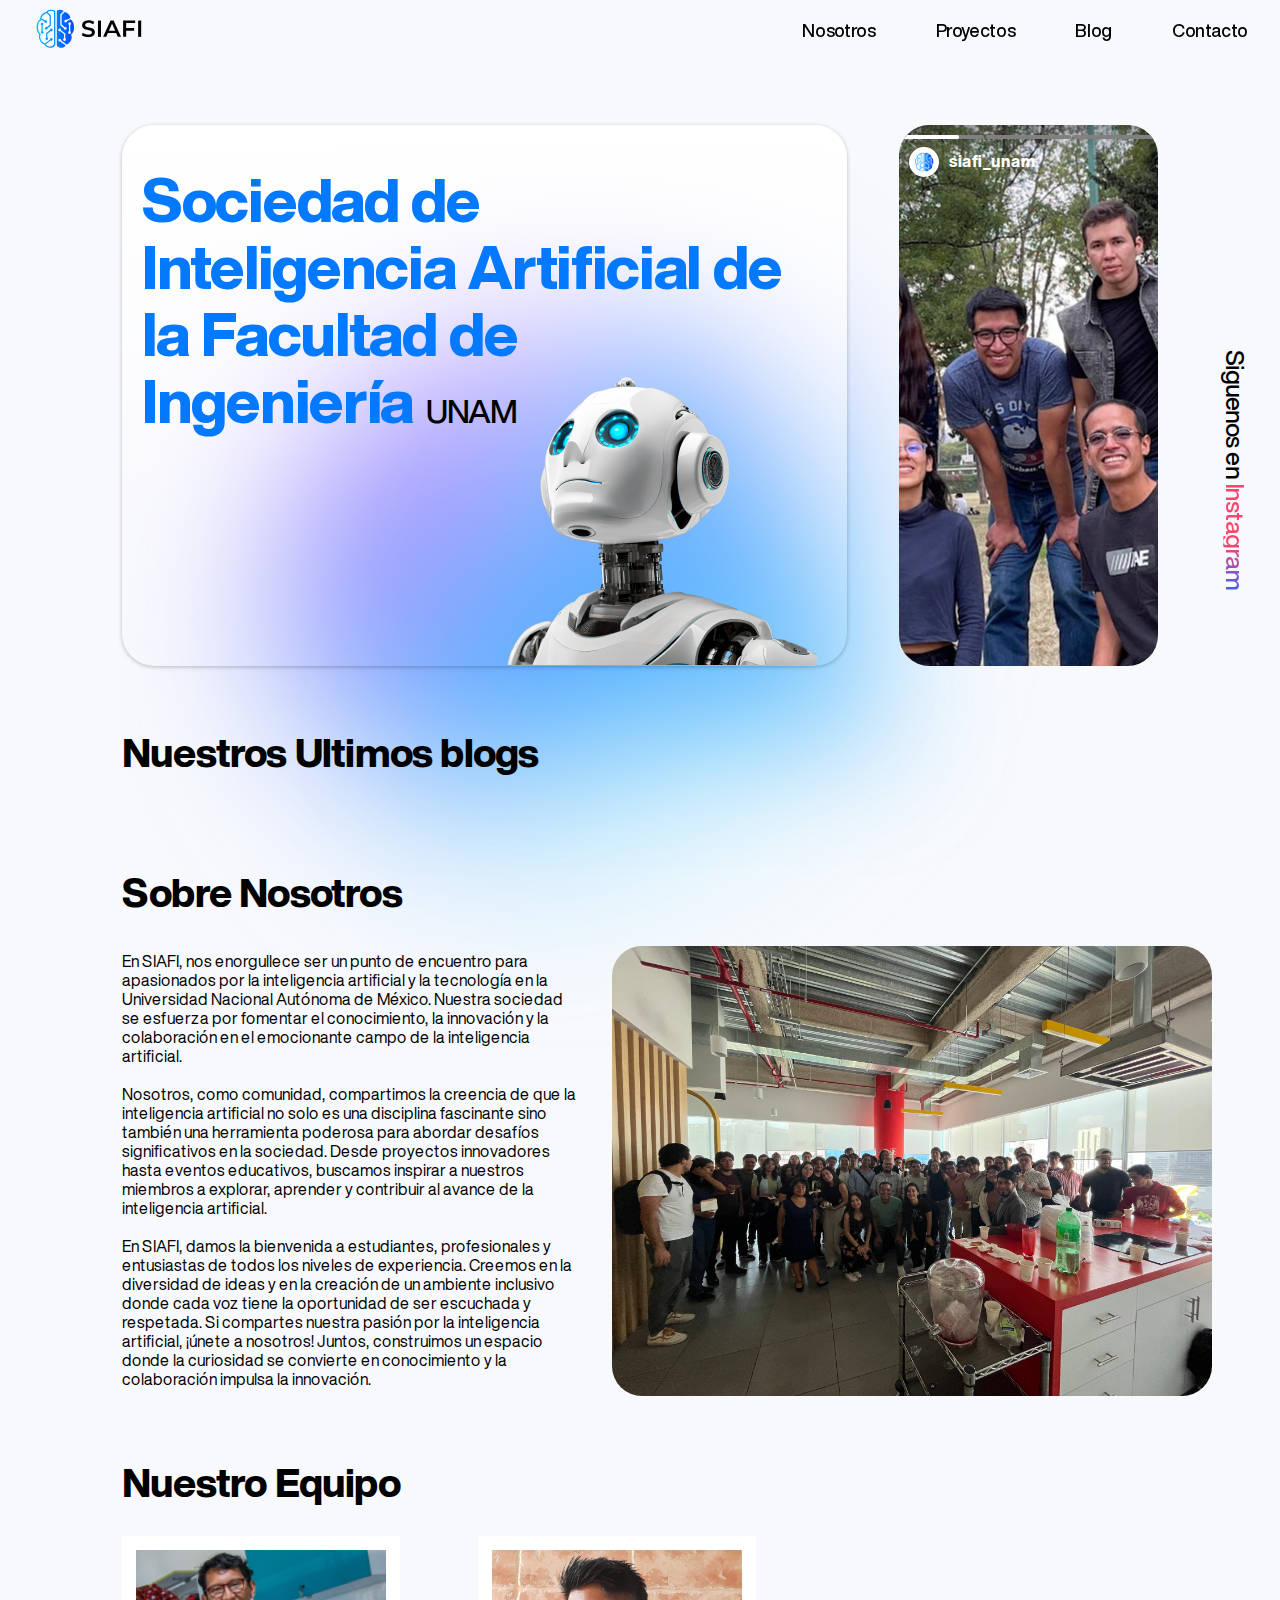
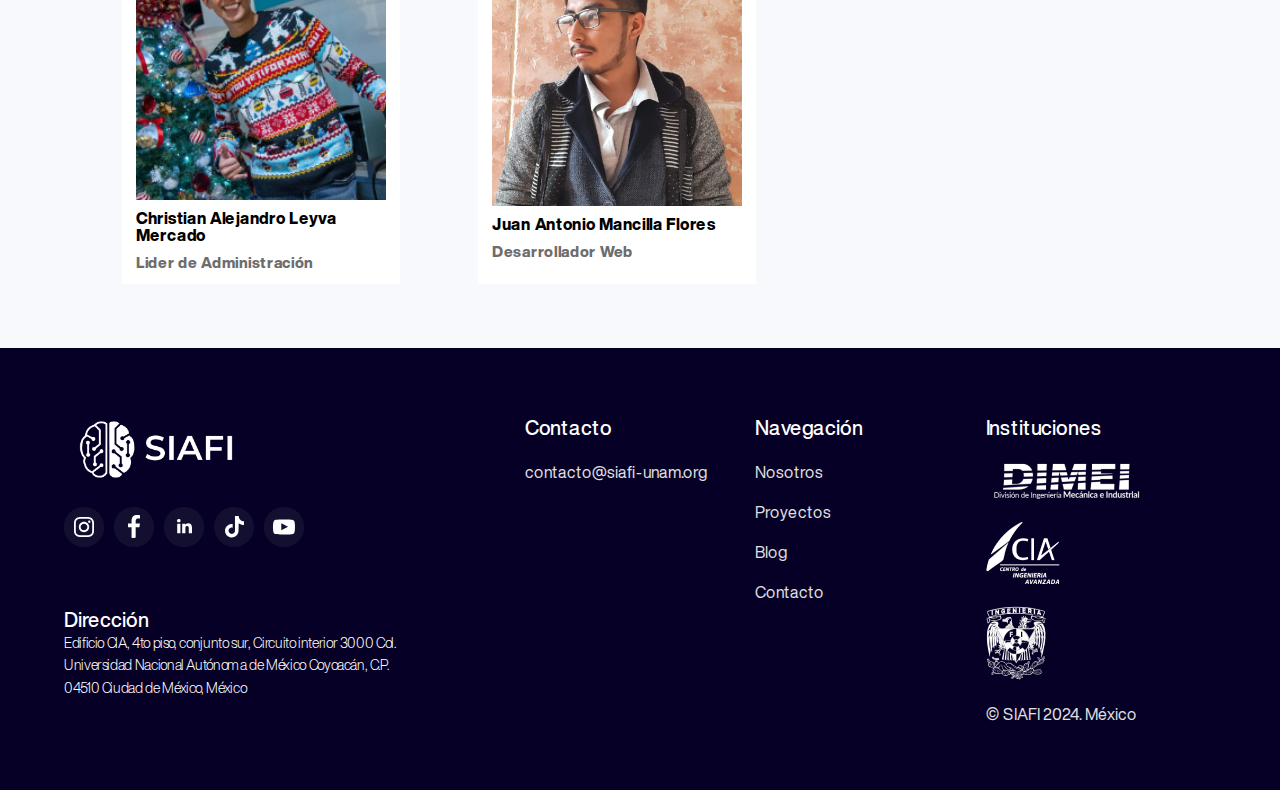
<file: index.html>
<!DOCTYPE html>
<html lang="es">
    <head>
        <meta charset="UTF-8" />
        <meta name="viewport" content="width=device-width, initial-scale=1.0" />
        <link
            rel="shortcut icon"
            href="./assets/img/favicon.png"
            type="image/x-icon"
        />
        <link rel="stylesheet" href="./styles/navbar.css" />
        <link rel="stylesheet" href="./styles/hero.css" />
        <link rel="stylesheet" href="./styles/blog-card.css" />
        <link rel="stylesheet" href="./styles/globals.css" />
        <link rel="stylesheet" href="./styles/team-member.css" />
        <link rel="stylesheet" href="./styles/footer.css" />
        <link
            rel="shortcut icon"
            href="./assets/img/favicon.png"
            type="image/x-icon"
        />
        <link
            rel="stylesheet"
            href="./assets/fonts/HelveticaNowDisplay/font.css"
        />
        <title>
            Sociedad de Inteligencia Artificial de la Facultad de Ingeniería -
            SIAFI
        </title>
        <meta
            name="description"
            content="Bienvenido a la página de la Sociedad de Inteligencia Artificial de la Facultad de Ingeniería - SIAFI"
        />
    </head>
    <style>
        .latest_blog_list {
            display: grid;
            grid-template-columns: 1fr 1fr 1fr;
            margin-top: 2rem;
            gap: 87px;
        }

        .nosotros_content {
            display: flex;
            gap: 2rem;
            /* grid-template-columns: 25% 75%; */
            margin-top: 2rem;
            justify-content: space-between;
            align-items: center;
        }

        .nosotros_text {
            display: flex;
            height: 100%;
            flex-direction: column;
            justify-content: center;
            flex-shrink: 0;
            max-width: 458px;
        }

        .nosotros_img {
            width: auto;
            border-radius: 30px;
            height: 450px;
        }

        .nosotros_fotos_exhibicion {
            margin-top: 2rem;
            display: grid;
            grid-template-columns: 1fr 1fr 1fr;
            gap: 2rem;
        }
    </style>

    <body>
        <!-- Navbar (components/navbar) -->
        <nav class="navbar_container">
            <div class="navbar_logo">
                <a href="/">
                    <img
                        src="./assets/img/logos/siafi-logo.svg"
                        alt="SIAFI Logo"
                        width="117"
                    />
                </a>
            </div>
            <ul class="navbar_links">
                <li><a href="/#nosotros">Nosotros</a></li>
                <li><a href="/proyectos/">Proyectos</a></li>
                <!-- <li><a href="/eventos/">Eventos</a></li> -->
                <li><a href="/blog/">Blog</a></li>
                <li><a href="/contacto/">Contacto</a></li>
            </ul>
        </nav>
        <!-- Hero (components/hero) -->
        <header class="hero_container">
            <img
                src="./assets/img/hero/background-figure.svg"
                class="hero_background_figure"
                alt="background-figure"
            />
            <div class="hero_card_title">
                <h1>
                    Sociedad de Inteligencia Artificial de la Facultad de
                    Ingeniería <span>UNAM</span>
                </h1>
                <img
                    src="./assets/img/hero/robot-blanco.png"
                    alt="White robot"
                />
            </div>
            <div></div>
            <div class="hero_card_ig_histories">
                <div class="ig_progress_shade"></div>
                <div class="hero_card_ig_histories_top_ui">
                    <div class="ig_progress">
                        <div class="progress_bar">
                            <div class="progress_bar_fill"></div>
                        </div>
                        <div class="progress_bar"></div>
                        <div class="progress_bar"></div>
                    </div>
                    <!-- Username -->
                    <div class="ig_username">
                        <img
                            src="./assets/img/logos/siafi-icon.png"
                            alt="Instagram logo"
                        />
                        <p>siafi_unam</p>
                    </div>
                </div>
            </div>
            <p class="follow_us_instagram">
                Siguenos en
                <a href="https://www.instagram.com/unam.siafi/" target="_blank"
                    >Instagram</a
                >
            </p>
        </header>
        <!-- Last blogs section -->
        <section id="ultimos-blogs">
            <h2>Nuestros Ultimos blogs</h2>
            <div class="latest_blog_list" id="latest_blog_list">
                <!-- <div class="blog_card">
                    <a href="/blog/dummy">
                        <img
                            src="./assets/img/blogs/blogpost_dummy.png"
                            alt="Blog post cover"
                        />
                        <div class="blog_card_content">
                            <h5 class="blog_card_category">Categoría</h5>
                            <h3 class="blog_card_title">Titulo</h3>
                            <p class="blog_card_description">
                                Lorem ipsum dolor sit amet consectetur
                                adipisicing elit. Quisquam, voluptatum.
                            </p>
                            <div class="blog_card_author">
                                <img
                                    src="./assets/img/logos/siafi-icon.png"
                                    alt="Autor pf"
                                />
                                <p>Autor</p>
                            </div>
                        </div>
                    </a>
                </div> -->
            </div>
        </section>
        <!-- Sobre nosotros section -->
        <section id="nosotros">
            <h2>Sobre Nosotros</h2>
            <div class="nosotros_content">
                <p class="nosotros_text">
                    En SIAFI, nos enorgullece ser un punto de encuentro para
                    apasionados por la inteligencia artificial y la tecnología
                    en la Universidad Nacional Autónoma de México. Nuestra
                    sociedad se esfuerza por fomentar el conocimiento, la
                    innovación y la colaboración en el emocionante campo de la
                    inteligencia artificial. <br />
                    <br />
                    Nosotros, como comunidad, compartimos la creencia de que la
                    inteligencia artificial no solo es una disciplina fascinante
                    sino también una herramienta poderosa para abordar desafíos
                    significativos en la sociedad. Desde proyectos innovadores
                    hasta eventos educativos, buscamos inspirar a nuestros
                    miembros a explorar, aprender y contribuir al avance de la
                    inteligencia artificial. <br /><br />

                    En SIAFI, damos la bienvenida a estudiantes, profesionales y
                    entusiastas de todos los niveles de experiencia. Creemos en
                    la diversidad de ideas y en la creación de un ambiente
                    inclusivo donde cada voz tiene la oportunidad de ser
                    escuchada y respetada. Si compartes nuestra pasión por la
                    inteligencia artificial, ¡únete a nosotros! Juntos,
                    construimos un espacio donde la curiosidad se convierte en
                    conocimiento y la colaboración impulsa la innovación.
                </p>
                <img
                    src="./assets/img/landing/siafi-todos.jpg"
                    alt="Todos en SIAFI!"
                    class="nosotros_img"
                />
            </div>
        </section>
        <!-- Nuestro equipo section -->
        <section>
            <h2>Nuestro Equipo</h2>
            <div class="nosotros_fotos_exhibicion">
                <div class="photo_container">
                    <img
                        src="./assets/img/nuestro-equipo/christian.png"
                        alt="Member photo"
                    />
                    <h6>Christian Alejandro Leyva Mercado</h6>
                    <p>Lider de Administración</p>
                </div>
                <div class="photo_container">
                    <img
                        src="./assets/img/nuestro-equipo/JMancilla.jpg"
                        alt="Member photo"
                    />
                    <h6>Juan Antonio Mancilla Flores</h6>
                    <p>Desarrollador Web</p>
                </div>
            </div>
        </section>

        <!-- Footer (components/footer) -->
        <footer>
            <div class="footer_content">
                <!-- First column -->
                <div>
                    <a href="/">
                        <img
                            src="./assets/img/logos/siafi-logo-white.png"
                            alt="SIAFI logo white"
                            class="footer_logo"
                        />
                    </a>
                    <!-- Social media links -->
                    <div class="footer_socials">
                        <a
                            href="https://www.instagram.com/unam.siafi/"
                            target="_blank"
                        >
                            <img
                                src="./assets/img/footer/instagram-bubble.svg"
                                alt="Instagram"
                            />
                        </a>
                        <a
                            href="https://www.facebook.com/UNAM.SIAFI"
                            target="_blank"
                        >
                            <img
                                src="./assets/img/footer/facebook-bubble.svg"
                                alt="Facebook"
                            />
                        </a>
                        <a
                            href="https://www.linkedin.com/company/siafiunam/"
                            target="_blank"
                        >
                            <img
                                src="./assets/img/footer/linkedin-bubble.svg"
                                alt="LinkedIn"
                            />
                        </a>
                        <a
                            href="https://www.tiktok.com/@unam.siafi"
                            target="_blank"
                        >
                            <img
                                src="./assets/img/footer/tiktok-logo.svg"
                                alt="TikTok"
                            />
                        </a>
                        <a
                            href="https://www.youtube.com/c/SIAFIUNAM"
                            target="_blank"
                        >
                            <img
                                src="./assets/img/footer/youtube-bubble.svg"
                                alt="TikTok"
                            />
                        </a>
                    </div>
                    <div class="footer_direction">
                        <h4>Dirección</h4>
                        <p>
                            Edificio CIA, 4to piso, conjunto sur, Circuito
                            interior 3000 Col. Universidad Nacional Autónoma de
                            México Coyoacán, C.P. 04510 Ciudad de México, México
                        </p>
                    </div>
                </div>
                <!-- Second Column -->
                <div></div>
                <!-- Third Column -->
                <div class="footer_links_list">
                    <h4>Contacto</h4>
                    <ul>
                        <li>
                            <a href="mailto:contacto@siafi-unam.org"
                                >contacto@siafi-unam.org</a
                            >
                        </li>
                    </ul>
                </div>
                <!-- Fourth Column -->
                <div class="footer_links_list">
                    <h4>Navegación</h4>
                    <ul>
                        <li><a href="/#nosotros">Nosotros</a></li>
                        <li><a href="/proyectos/">Proyectos</a></li>
                        <!-- <li><a href="/eventos/">Eventos</a></li> -->
                        <li><a href="/blog/">Blog</a></li>
                        <li><a href="/contacto/">Contacto</a></li>
                    </ul>
                </div>
                <!-- Fifth Column -->
                <div class="footer_links_list footer_logos">
                    <h4>Instituciones</h4>
                    <ul>
                        <li>
                            <a
                                href="https://www.ingenieria.unam.mx/dimei/"
                                target="_blank"
                                ><img
                                    src="./assets/img/logos/dimei-logo.png"
                                    alt="DIMEI"
                            /></a>
                        </li>
                        <li>
                            <a
                                href="https://www.ingenieria.unam.mx/cia/"
                                target="_blank"
                                ><img
                                    src="./assets/img/logos/cia-logo.png"
                                    alt="CIA"
                            /></a>
                        </li>
                        <li>
                            <a
                                href="https://www.ingenieria.unam.mx/"
                                target="_blank"
                                ><img
                                    src="./assets/img/logos/fi-logo.png"
                                    alt="Facultad de Ingeniería"
                            /></a>
                        </li>
                        <li>© SIAFI 2024. México</li>
                    </ul>
                </div>
            </div>
        </footer>
    </body>
    <script src="./scripts/fetch-latest-blogs.js"></script>
</html>
</file>
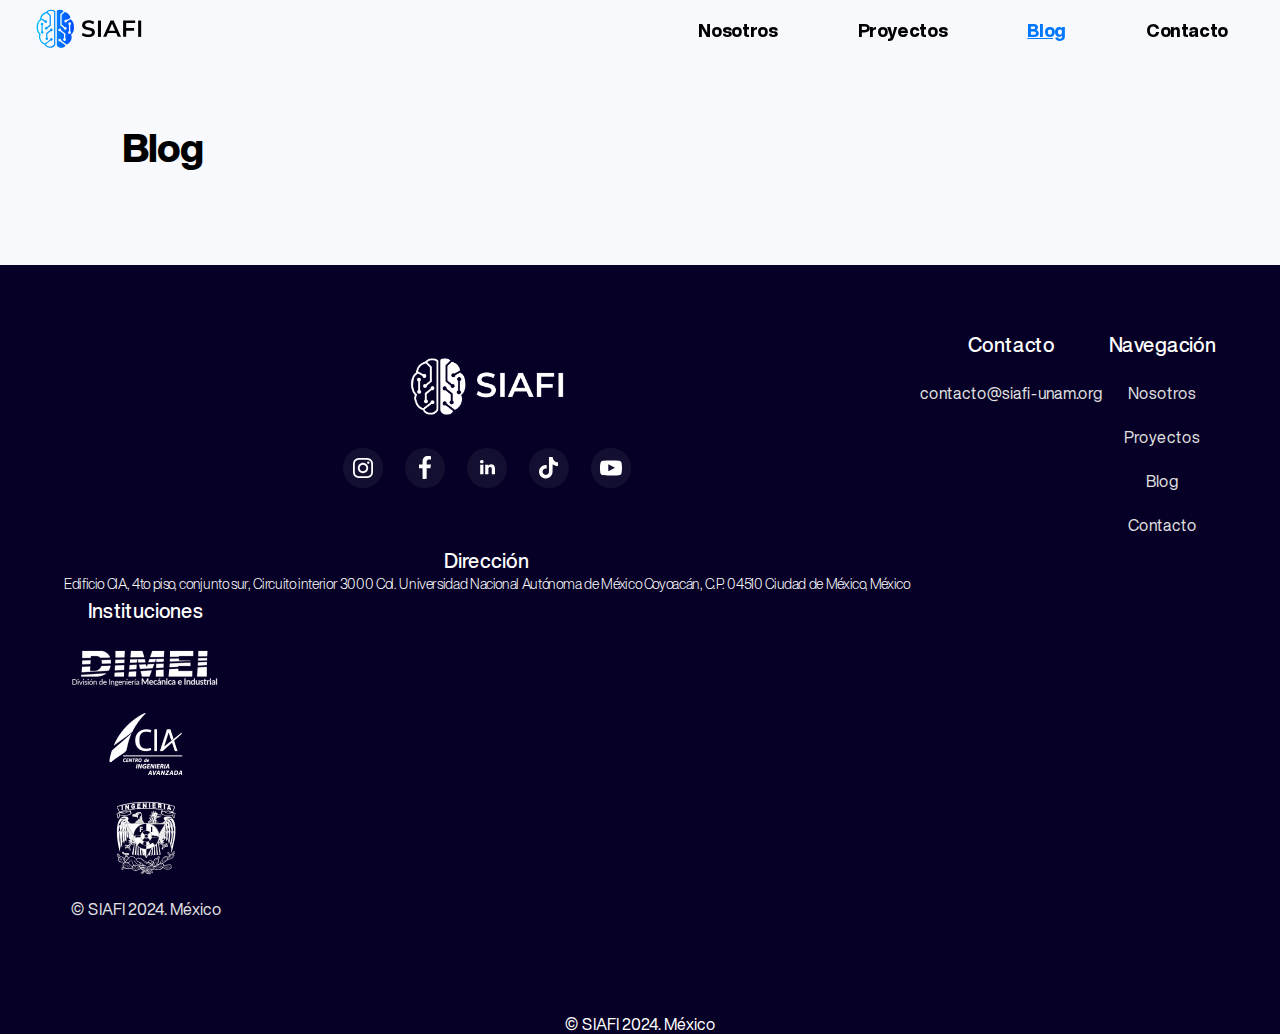
<file: blog/index.html>
<!DOCTYPE html>
<html lang="es">
    <head>
        <meta charset="UTF-8" />
        <meta name="viewport" content="width=device-width, initial-scale=1.0" />
        <link
            rel="shortcut icon"
            href="../assets/img/favicon.png"
            type="image/x-icon"
        />
        <link rel="stylesheet" href="../styles/navbar.css" />
        <link rel="stylesheet" href="../styles/blog-card.css" />
        <link rel="stylesheet" href="../styles/globals.css" />
        <link rel="stylesheet" href="../styles/footer.css" />
        <link
            rel="shortcut icon"
            href="../assets/img/favicon.png"
            type="image/x-icon"
        />
        <link
            rel="stylesheet"
            href="../assets/fonts/HelveticaNowDisplay/font.css"
        />
        <title>Blog - SIAFI</title>
        <meta
            name="description"
            content="Bienvenido a la página de la Sociedad de Inteligencia Artificial de la Facultad de Ingeniería - SIAFI"
        />
    </head>
    <style>
        #blog_content h2 {
            margin-bottom: 2rem;
        }
        .blog_list {
            display: grid;
            gap: 87px;
            grid-template-columns: repeat(auto-fill, minmax(300px, 1fr));
        }

        /* Estilos base */
        .navbar_container {
            display: flex;
            justify-content: space-between;
            position: sticky;
            align-items: center;
            /* padding: 15px; */
            /* background-color: transparent; */
            color: #000; /* Letras negras */
            transition: background-color 0.3s ease, color 0.3s ease;
        }

        .navbar_links {
            list-style: none;
            display: flex;
        }

        .navbar_links li {
            margin-right: 20px;
        }

        .navbar_links a {
            text-decoration: none;
            color: #000; /* Letras negras */
            font-weight: bold;
        }

        /* Botón para dispositivos pequeños */
        .navbar_toggler {
            display: none;
        }

        /* Estilos adicionales cuando la barra es fija en la parte superior */
        .navbar_container.fixed-top {
            background-color: transparent;
            position: sticky;
            top: 0;
            width: 100%;
            z-index: 1000; /* Ajusta según sea necesario */
            color: #000; /* Letras negras */
            transition: background-color 0.3s ease, color 0.3s ease;
        }

        /* Estilos para la lista de enlaces en dispositivos pequeños */
        @media only screen and (max-width: 768px) {
            .navbar_links {
                display: none;
                flex-direction: column;
                position: absolute;
                top: 70px; /* Ajusta según la altura de tu barra de navegación */
                left: 0;
                width: 100%;
                background-color: #fff; /* Fondo blanco */
                padding: 10px;
            }

            .navbar_links.show {
                display: flex;
            }

            .navbar_toggler {
                display: block; /* Asegúrate de que esté visible en dispositivos pequeños */
            }
        }

        footer {
            /* Color de fondo del footer */
            color: #fff; /* Color del texto del footer */
        }

        .footer_content {
            display: flex;
            flex-wrap: wrap;
            justify-content: space-between;
            text-align: center; /* Alineación centrada para todo el contenido */
        }

        /* Ajustes para dispositivos pequeños */
        @media only screen and (max-width: 768px) {
            .footer_links_list {
                width: 100%;
                margin-top: 20px;
            }

            .footer_links_list ul {
                display: flex;
                flex-wrap: wrap;
                justify-content: space-between;
            }

            .footer_links_list li {
                width: 48%; /* Dos columnas con un pequeño espacio entre ellas */
                margin-bottom: 10px;
            }
        }
        .footer_socials {
            margin: 0 auto; /* Centra elementos internos */
            max-width: 300px; /* Ajusta según sea necesario */
        }
        /* Estilo para el aviso de copyright */
        footer a {
            margin: 0 auto; /* Centra elementos internos */
            max-width: 300px; /* Ajusta según sea necesario */
            text-align: center; /* Alineación centrada para el aviso de copyright */
        }

        /* Estilo para el aviso de copyright */
        footer a {
            display: block;
            margin-top: 20px;
        }
    </style>
    <body>
        <!-- Navbar (components/navbar) -->
        <nav class="navbar_container">
            <div class="navbar_logo">
                <a href="/">
                    <img
                        src="../assets/img/logos/siafi-logo.svg"
                        alt="SIAFI Logo"
                        width="117"
                    />
                </a>
            </div>
            <ul class="navbar_links" id="navbarLinks">
                <li><a href="/#nosotros">Nosotros</a></li>
                <li><a href="/proyectos/">Proyectos</a></li>
                <li><a href="/blog/" class="active">Blog</a></li>
                <li><a href="/contacto/">Contacto</a></li>
            </ul>
            <button class="navbar_toggler" id="navbarToggler">
                <img src="../assets/img/logos/menu.svg" alt="Toggle Menu" />
            </button>
        </nav>

        <section id="blog_content">
            <h2>Blog</h2>
            <div class="blog_list" id="blog_list">
                <!-- Here the script add the blogs -->
            </div>
        </section>

        <!-- Footer (components/footer) -->
        <footer>
            <div class="footer_content">
                <!-- First column -->
                <div>
                    <a href="/">
                        <img
                            src="../assets/img/logos/siafi-logo-white.png"
                            alt="SIAFI logo white"
                            class="footer_logo"
                        />
                    </a>
                    <!-- Social media links -->
                    <div class="footer_socials">
                        <a
                            href="https://www.instagram.com/unam.siafi/"
                            target="_blank"
                        >
                            <img
                                src="../assets/img/footer/instagram-bubble.svg"
                                alt="Instagram"
                            />
                        </a>
                        <a
                            href="https://www.facebook.com/UNAM.SIAFI"
                            target="_blank"
                        >
                            <img
                                src="../assets/img/footer/facebook-bubble.svg"
                                alt="Facebook"
                            />
                        </a>
                        <a
                            href="https://www.linkedin.com/company/siafiunam/"
                            target="_blank"
                        >
                            <img
                                src="../assets/img/footer/linkedin-bubble.svg"
                                alt="LinkedIn"
                            />
                        </a>
                        <a
                            href="https://www.tiktok.com/@unam.siafi"
                            target="_blank"
                        >
                            <img
                                src="../assets/img/footer/tiktok-logo.svg"
                                alt="TikTok"
                            />
                        </a>
                        <a
                            href="https://www.youtube.com/c/SIAFIUNAM"
                            target="_blank"
                        >
                            <img
                                src="../assets/img/footer/youtube-bubble.svg"
                                alt="TikTok"
                            />
                        </a>
                    </div>
                    <div class="footer_direction">
                        <h4>Dirección</h4>
                        <p>
                            Edificio CIA, 4to piso, conjunto sur, Circuito
                            interior 3000 Col. Universidad Nacional Autónoma de
                            México Coyoacán, C.P. 04510 Ciudad de México, México
                        </p>
                    </div>
                </div>
                <!-- Second Column -->
                <div></div>
                <!-- Third Column -->
                <div class="footer_links_list">
                    <h4>Contacto</h4>
                    <ul>
                        <li>
                            <a href="mailto:contacto@siafi-unam.org"
                                >contacto@siafi-unam.org</a
                            >
                        </li>
                    </ul>
                </div>
                <!-- Fourth Column -->
                <div class="footer_links_list">
                    <h4>Navegación</h4>
                    <ul>
                        <li><a href="/#nosotros">Nosotros</a></li>
                        <li><a href="/proyectos/">Proyectos</a></li>
                        <!-- <li><a href="/eventos/">Eventos</a></li> -->
                        <li><a href="/blog/">Blog</a></li>
                        <li><a href="/contacto/">Contacto</a></li>
                    </ul>
                </div>
                <!-- Fifth Column -->
                <div class="footer_links_list footer_logos">
                    <h4>Instituciones</h4>
                    <ul>
                        <li>
                            <a
                                href="https://www.ingenieria.unam.mx/dimei/"
                                target="_blank"
                                ><img
                                    src="../assets/img/logos/dimei-logo.png"
                                    alt="DIMEI"
                            /></a>
                        </li>
                        <li>
                            <a
                                href="https://www.ingenieria.unam.mx/cia/"
                                target="_blank"
                                ><img
                                    src="../assets/img/logos/cia-logo.png"
                                    alt="CIA"
                            /></a>
                        </li>
                        <li>
                            <a
                                href="https://www.ingenieria.unam.mx/"
                                target="_blank"
                                ><img
                                    src="../assets/img/logos/fi-logo.png"
                                    alt="Facultad de Ingeniería"
                            /></a>
                        </li>
                        <li>© SIAFI 2024. México</li>
                    </ul>
                </div>
            </div>
            <a>© SIAFI 2024. México</a>
        </footer>
        <script>
            document.addEventListener("DOMContentLoaded", function () {
                const navbarLinks = document.getElementById("navbarLinks");
                const navbarToggler = document.getElementById("navbarToggler");

                navbarToggler.addEventListener("click", function () {
                    navbarLinks.classList.toggle("show");
                });

                // Añadir clase "fixed-top" al hacer scroll hacia abajo
                window.addEventListener("scroll", function () {
                    const scrollY = window.scrollY || window.pageYOffset;

                    if (scrollY > 0) {
                        document
                            .querySelector(".navbar_container")
                            .classList.add("fixed-top");
                    } else {
                        document
                            .querySelector(".navbar_container")
                            .classList.remove("fixed-top");
                    }
                });
            });
        </script>
    </body>
    <script src="../scripts/fetch-all-blogs.js"></script>
</html>
</file>
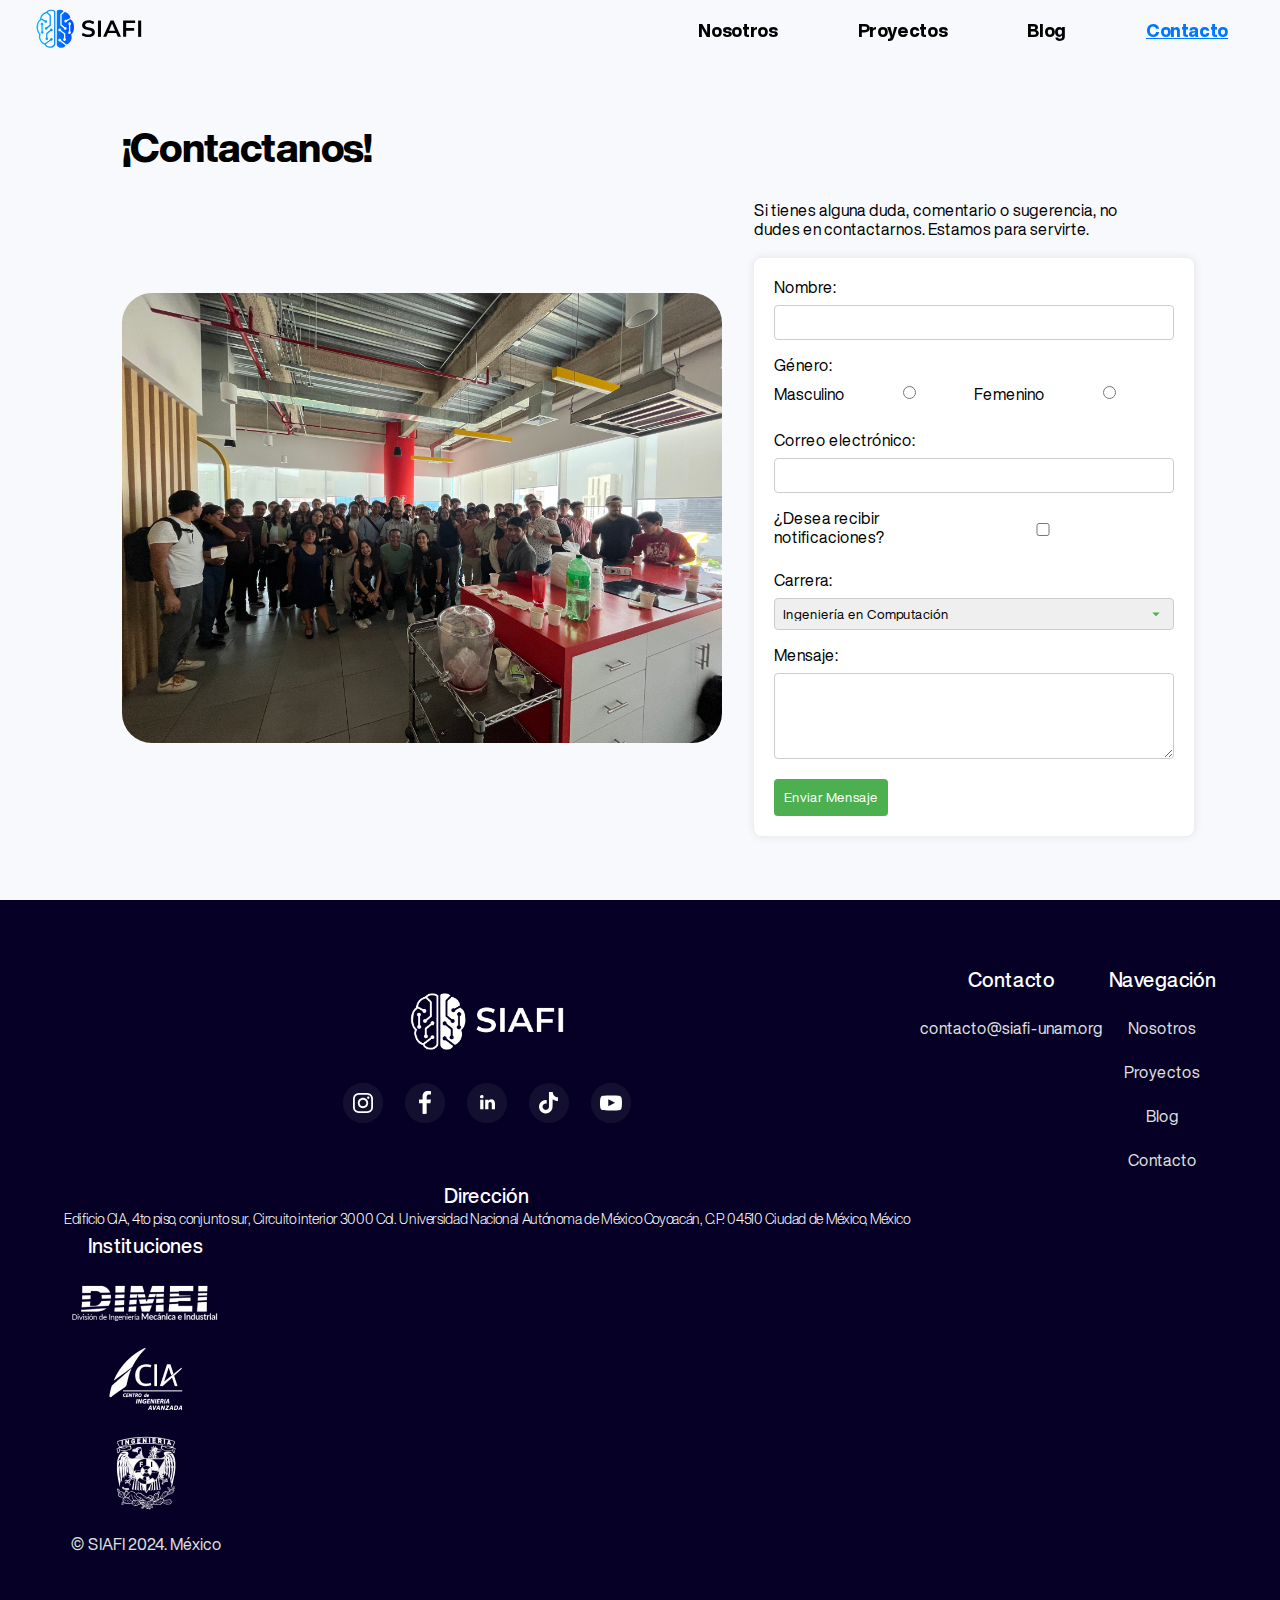
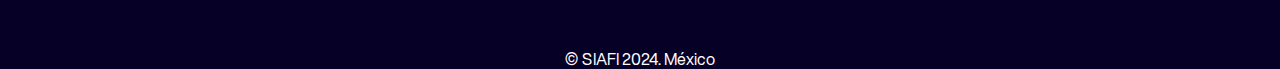
<file: contacto/index.html>
<!DOCTYPE html>
<html lang="es">
    <head>
        <meta charset="UTF-8" />
        <meta name="viewport" content="width=device-width, initial-scale=1.0" />
        <link
            rel="shortcut icon"
            href="../assets/img/favicon.png"
            type="image/x-icon"
        />
        <link rel="stylesheet" href="../styles/navbar.css" />
        <link rel="stylesheet" href="../styles/blog-card.css" />
        <link rel="stylesheet" href="../styles/globals.css" />
        <link rel="stylesheet" href="../styles/footer.css" />
        <link
            rel="shortcut icon"
            href="../assets/img/favicon.png"
            type="image/x-icon"
        />
        <link
            rel="stylesheet"
            href="../assets/fonts/HelveticaNowDisplay/font.css"
        />
        <title>Contacto - SIAFI</title>
        <meta
            name="description"
            content="Bienvenido a la página de la Sociedad de Inteligencia Artificial de la Facultad de Ingeniería - SIAFI"
        />
    </head>
    <style>
        #contact_content h2 {
            margin-bottom: 2rem;
        }
        .contact_container {
            display: flex;
            gap: 2rem;
            /* grid-template-columns: 25% 75%; */
            margin-top: 2rem;
            justify-content: space-between;
            align-items: center;
        }

        .contact_text {
            display: flex;
            height: 100%;
            flex-direction: column;
            justify-content: center;
            flex-shrink: 0;
            max-width: 458px;
        }

        .contact_img {
            width: auto;
            border-radius: 30px;
            height: 450px;
        }

        /* Estilos base */
        .navbar_container {
            display: flex;
            justify-content: space-between;
            position: sticky;
            align-items: center;
            background-color: transparent;
            color: #000; /* Letras negras */
            transition: background-color 0.3s ease, color 0.3s ease;
        }

        .navbar_links {
            list-style: none;
            display: flex;
        }

        .navbar_links li {
            margin-right: 20px;
        }

        .navbar_links a {
            text-decoration: none;
            color: #000; /* Letras negras */
            font-weight: bold;
        }

        /* Botón para dispositivos pequeños */
        .navbar_toggler {
            display: none;
        }

        /* Estilos adicionales cuando la barra es fija en la parte superior */
        .navbar_container.fixed-top {
            background-color: transparent;
            position: sticky;
            top: 0;
            width: 100%;
            z-index: 1000; /* Ajusta según sea necesario */
            color: #000; /* Letras negras */
            transition: background-color 0.3s ease, color 0.3s ease;
        }

        /* Estilos para la lista de enlaces en dispositivos pequeños */
        @media only screen and (max-width: 768px) {
            .navbar_links {
                display: none;
                flex-direction: column;
                position: absolute;
                top: 70px; /* Ajusta según la altura de tu barra de navegación */
                left: 0;
                width: 100%;
                background-color: #fff; /* Fondo blanco */
                padding: 10px;
            }

            .navbar_links.show {
                display: flex;
            }

            .navbar_toggler {
                display: block; /* Asegúrate de que esté visible en dispositivos pequeños */
            }
        }

        footer {
            /* Color de fondo del footer */
            color: #fff; /* Color del texto del footer */
        }

        .footer_content {
            display: flex;
            flex-wrap: wrap;
            justify-content: space-between;
            text-align: center; /* Alineación centrada para todo el contenido */
        }

        /* Ajustes para dispositivos pequeños */
        @media only screen and (max-width: 768px) {
            .footer_links_list {
                width: 100%;
                margin-top: 20px;
            }

            .footer_links_list ul {
                display: flex;
                flex-wrap: wrap;
                justify-content: space-between;
            }

            .footer_links_list li {
                width: 48%; /* Dos columnas con un pequeño espacio entre ellas */
                margin-bottom: 10px;
            }
        }
        .footer_socials {
            margin: 0 auto; /* Centra elementos internos */
            max-width: 300px; /* Ajusta según sea necesario */
        }
        /* Estilo para el aviso de copyright */
        footer a {
            margin: 0 auto; /* Centra elementos internos */
            max-width: 300px; /* Ajusta según sea necesario */
            text-align: center; /* Alineación centrada para el aviso de copyright */
        }

        /* Estilo para el aviso de copyright */
        footer a {
            display: block;
            margin-top: 20px;
        }

        form {
            background-color: #fff;
            padding: 20px;
            border-radius: 8px;
            box-shadow: 0 0 10px rgba(0, 0, 0, 0.1);
            width: 100%;
            max-width: 400px;
        }

        label {
            display: block;
            margin-bottom: 8px;
        }

        input,
        textarea {
            width: 100%;
            padding: 8px;
            margin-bottom: 16px;
            box-sizing: border-box;
            border: 1px solid #ccc;
            border-radius: 4px;
        }

        button {
            background-color: #4caf50;
            color: #fff;
            padding: 10px;
            border: none;
            border-radius: 4px;
            cursor: pointer;
        }

        button:hover {
            background-color: #45a049;
        }

        @media screen and (max-width: 600px) {
            form {
                max-width: 100%;
            }
        }
        /* Estilos para radio buttons y checkboxes */
        input[type="radio"],
        input[type="checkbox"] {
            margin-right: 5px; /* Añade un espacio entre el input y la etiqueta */
        }

        /* Estilos específicos para los checkboxes */
        input[type="checkbox"] {
            margin-bottom: 8px; /* Espacio inferior para checkboxes */
        }

        /* Estilos para el contenedor de radio buttons y checkboxes */
        .radio-container,
        .checkbox-container {
            display: flex;
            align-items: center;
            margin-bottom: 16px; /* Espacio entre grupos de radio buttons y checkboxes */
        }

        /* Estilos para el select */
        select {
            width: 100%;
            padding: 8px;
            margin-bottom: 16px;
            box-sizing: border-box;
            border: 1px solid #ccc;
            border-radius: 4px;
            appearance: none; /* Elimina el estilo nativo del sistema operativo */
            background-image: url("data:image/svg+xml,%3Csvg xmlns='http://www.w3.org/2000/svg' viewBox='0 0 24 24' fill='%234CAF50' width='18px' height='18px'%3E%3Cpath d='M7 10l5 5 5-5z'/%3E%3C/svg%3E");
            background-repeat: no-repeat;
            background-position: right 8px top 50%;
        }

        /* Estilos para el mensaje de confirmación */
        #confirmation-message {
            color: #4caf50;
            font-weight: bold;
            margin-top: 10px;
        }
    </style>
    <body>
        <!-- Navbar (components/navbar) -->
        <nav class="navbar_container">
            <div class="navbar_logo">
                <a href="/">
                    <img
                        src="../assets/img/logos/siafi-logo.svg"
                        alt="SIAFI Logo"
                        width="117"
                    />
                </a>
            </div>
            <ul class="navbar_links" id="navbarLinks">
                <li><a href="/#nosotros">Nosotros</a></li>
                <li><a href="/proyectos/">Proyectos</a></li>
                <li><a href="/blog/">Blog</a></li>
                <li><a href="/contacto/" class="active">Contacto</a></li>
            </ul>
            <button class="navbar_toggler" id="navbarToggler">
                <img src="../assets/img/logos/menu.svg" alt="Toggle Menu" />
            </button>
        </nav>

        <section id="contact_content">
            <h2>¡Contactanos!</h2>
            <div class="contact_container">
                <img
                    src="../assets/img/landing/siafi-todos.jpg"
                    alt="Todos en SIAFI!"
                    class="contact_img"
                />
                <div class="">
                    <p class="contact_text">
                        Si tienes alguna duda, comentario o sugerencia, no dudes
                        en contactarnos. Estamos para servirte.
                    </p>
                    <!-- Dummy frame to cancel redirection -->
                    <iframe
                        name="dummyframe"
                        id="dummyframe"
                        style="display: none"
                    ></iframe
                    ><br />
                    <!--<form action="/api/process_contact_form.php" target="dummyframe" method="post">
                        <label for="name">Nombre:</label>
                        <input type="text" id="name" name="name" required />
                        <label>Género:</label>

                        <input type="radio" id="male" name="gender" value="male" required />
                        <label for="male">Masculino</label>
                        <input type="radio" id="female" name="gender" value="female" required />
                        <label for="female">Femenino</label>
                
                        <label for="email">Correo electrónico:</label>
                        <input type="email" id="email" name="email" required />

                        <label for="notificaciones">¿Desea recibir notificaciones?</label>
                        <input type="checkbox" id="notificaciones" name="notificaciones" value="yes" />

                        <label for="carrera">Carrera:</label>
                        <select id="carrera" name="carrera" required>
                            <option value="Ingeniería en Computación">Ingeniería en Computación</option>
                            <option value="Ingeniería Eléctrica Electrónica">Ingeniería Eléctrica Electrónica</option>
                            <option value="Ingeniería en Telecomunicaciones">Ingeniería en Telecomunicaciones</option>
                        </select>

                        <label for="message">Mensaje:</label>
                        <textarea id="message" name="message" rows="4" required></textarea>                
                        <button type="submit">Enviar Mensaje</button>
                    </form>-->

                    <form
                        action="/api/process_contact_form.php"
                        target="dummyframe"
                        method="post"
                    >
                        <label for="name">Nombre:</label>
                        <input type="text" id="name" name="name" required />

                        <!-- Grupo de radio buttons para Género -->
                        <label>Género:</label>
                        <div class="radio-container">
                            <label for="Masculino">Masculino</label>
                            <input
                                type="radio"
                                id="male"
                                name="genero"
                                value="Masculino"
                                required
                            />
                            <label for="Femenino">Femenino</label>
                            <input
                                type="radio"
                                id="female"
                                name="genero"
                                value="Femenino"
                                required
                            />
                        </div>

                        <label for="email">Correo electrónico:</label>
                        <input type="email" id="email" name="email" required />

                        <!-- Checkbox para notificaciones -->
                        <div class="checkbox-container">
                            <label for="notificaciones"
                                >¿Desea recibir notificaciones?</label
                            >
                            <input
                                type="checkbox"
                                id="notificaciones"
                                name="notificaciones"
                                value="yes"
                            />
                        </div>

                        <label for="carrera">Carrera:</label>
                        <select id="carrera" name="carrera" required>
                            <option value="Ingeniería en Computación">
                                Ingeniería en Computación
                            </option>
                            <option value="Ingeniería Eléctrica Electrónica">
                                Ingeniería Eléctrica Electrónica
                            </option>
                            <option value="Ingeniería en Telecomunicaciones">
                                Ingeniería en Telecomunicaciones
                            </option>
                        </select>

                        <label for="message">Mensaje:</label>
                        <textarea
                            id="message"
                            name="message"
                            rows="4"
                            required
                        ></textarea>

                        <button type="submit">Enviar Mensaje</button>
                    </form>
                </div>
            </div>
        </section>

        <!-- Footer (components/footer) -->
        <footer>
            <div class="footer_content">
                <!-- First column -->
                <div>
                    <a href="/">
                        <img
                            src="../assets/img/logos/siafi-logo-white.png"
                            alt="SIAFI logo white"
                            class="footer_logo"
                        />
                    </a>
                    <!-- Social media links -->
                    <div class="footer_socials">
                        <a
                            href="https://www.instagram.com/unam.siafi/"
                            target="_blank"
                        >
                            <img
                                src="../assets/img/footer/instagram-bubble.svg"
                                alt="Instagram"
                            />
                        </a>
                        <a
                            href="https://www.facebook.com/UNAM.SIAFI"
                            target="_blank"
                        >
                            <img
                                src="../assets/img/footer/facebook-bubble.svg"
                                alt="Facebook"
                            />
                        </a>
                        <a
                            href="https://www.linkedin.com/company/siafiunam/"
                            target="_blank"
                        >
                            <img
                                src="../assets/img/footer/linkedin-bubble.svg"
                                alt="LinkedIn"
                            />
                        </a>
                        <a
                            href="https://www.tiktok.com/@unam.siafi"
                            target="_blank"
                        >
                            <img
                                src="../assets/img/footer/tiktok-logo.svg"
                                alt="TikTok"
                            />
                        </a>
                        <a
                            href="https://www.youtube.com/c/SIAFIUNAM"
                            target="_blank"
                        >
                            <img
                                src="../assets/img/footer/youtube-bubble.svg"
                                alt="TikTok"
                            />
                        </a>
                    </div>
                    <div class="footer_direction">
                        <h4>Dirección</h4>
                        <p>
                            Edificio CIA, 4to piso, conjunto sur, Circuito
                            interior 3000 Col. Universidad Nacional Autónoma de
                            México Coyoacán, C.P. 04510 Ciudad de México, México
                        </p>
                    </div>
                </div>
                <!-- Second Column -->
                <div></div>
                <!-- Third Column -->
                <div class="footer_links_list">
                    <h4>Contacto</h4>
                    <ul>
                        <li>
                            <a href="mailto:contacto@siafi-unam.org"
                                >contacto@siafi-unam.org</a
                            >
                        </li>
                    </ul>
                </div>
                <!-- Fourth Column -->
                <div class="footer_links_list">
                    <h4>Navegación</h4>
                    <ul>
                        <li><a href="/#nosotros">Nosotros</a></li>
                        <li><a href="/proyectos/">Proyectos</a></li>
                        <!-- <li><a href="/eventos/">Eventos</a></li> -->
                        <li><a href="/blog/">Blog</a></li>
                        <li><a href="/contacto/">Contacto</a></li>
                    </ul>
                </div>
                <!-- Fifth Column -->
                <div class="footer_links_list footer_logos">
                    <h4>Instituciones</h4>
                    <ul>
                        <li>
                            <a
                                href="https://www.ingenieria.unam.mx/dimei/"
                                target="_blank"
                                ><img
                                    src="../assets/img/logos/dimei-logo.png"
                                    alt="DIMEI"
                            /></a>
                        </li>
                        <li>
                            <a
                                href="https://www.ingenieria.unam.mx/cia/"
                                target="_blank"
                                ><img
                                    src="../assets/img/logos/cia-logo.png"
                                    alt="CIA"
                            /></a>
                        </li>
                        <li>
                            <a
                                href="https://www.ingenieria.unam.mx/"
                                target="_blank"
                                ><img
                                    src="../assets/img/logos/fi-logo.png"
                                    alt="Facultad de Ingeniería"
                            /></a>
                        </li>
                        <li>© SIAFI 2024. México</li>
                    </ul>
                </div>
            </div>
            <a>© SIAFI 2024. México</a>
        </footer>
        <script>
            document.addEventListener("DOMContentLoaded", function () {
                const navbarLinks = document.getElementById("navbarLinks");
                const navbarToggler = document.getElementById("navbarToggler");

                navbarToggler.addEventListener("click", function () {
                    navbarLinks.classList.toggle("show");
                });

                // Añadir clase "fixed-top" al hacer scroll hacia abajo
                window.addEventListener("scroll", function () {
                    const scrollY = window.scrollY || window.pageYOffset;

                    if (scrollY > 0) {
                        document
                            .querySelector(".navbar_container")
                            .classList.add("fixed-top");
                    } else {
                        document
                            .querySelector(".navbar_container")
                            .classList.remove("fixed-top");
                    }
                });
            });
        </script>
    </body>
</html>
</file>
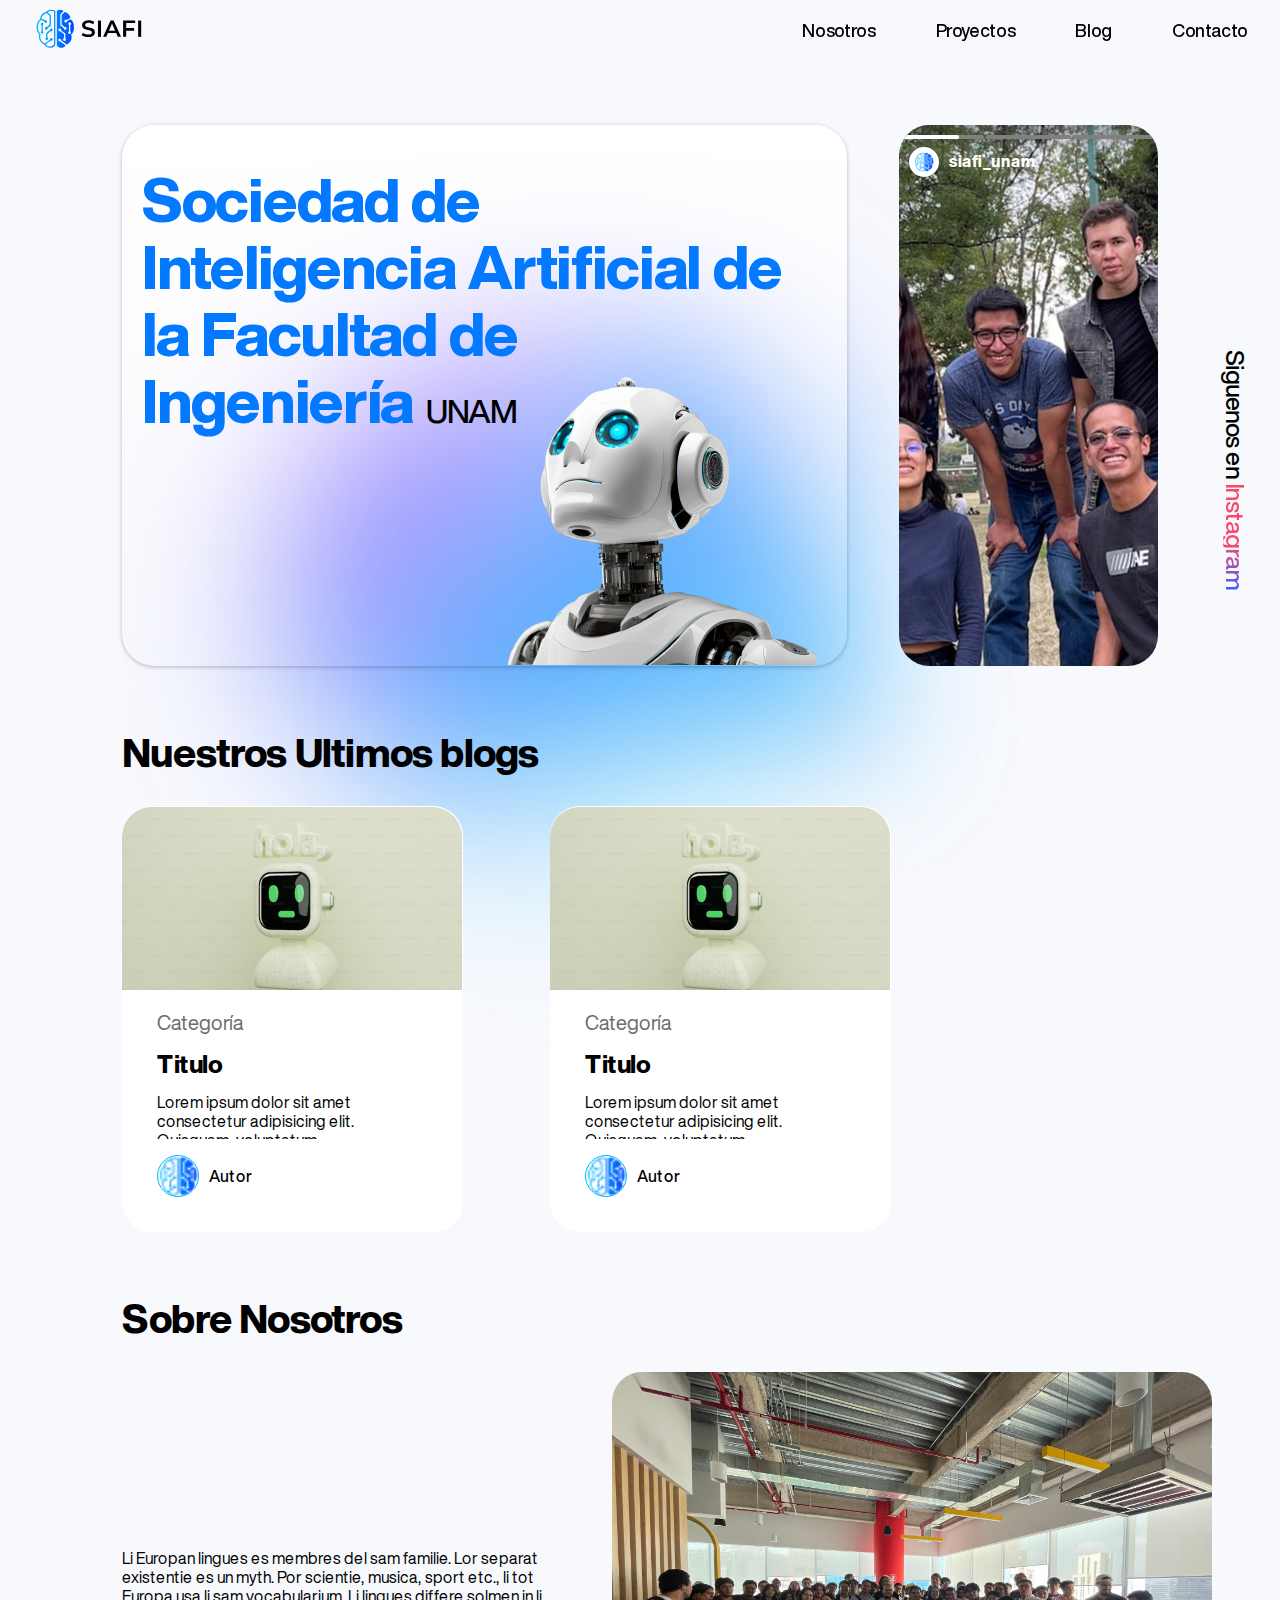
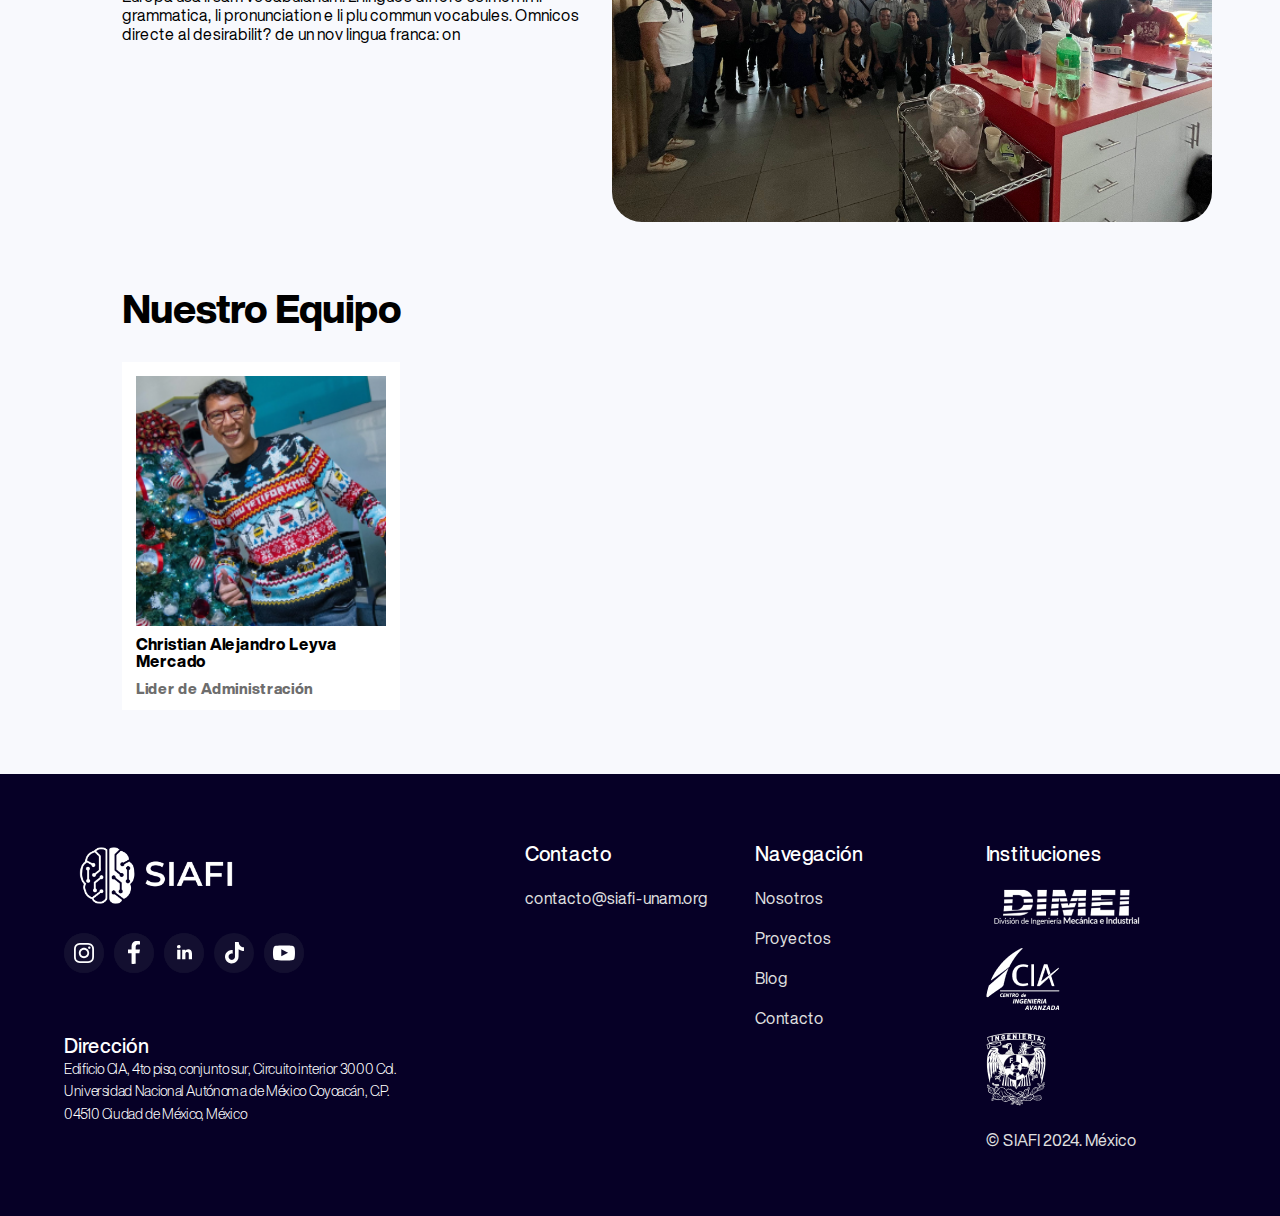
<file: pages/index.html>
<!DOCTYPE html>
<html lang="es">
    <head>
        <meta charset="UTF-8" />
        <meta name="viewport" content="width=device-width, initial-scale=1.0" />
        <link
            rel="shortcut icon"
            href="../assets/img/favicon.png"
            type="image/x-icon"
        />
        <link rel="stylesheet" href="../styles/navbar.css" />
        <link rel="stylesheet" href="../styles/hero.css" />
        <link rel="stylesheet" href="../styles/blog-card.css" />
        <link rel="stylesheet" href="../styles/globals.css" />
        <link rel="stylesheet" href="../styles/team-member.css" />
        <link rel="stylesheet" href="../styles/footer.css" />
        <link
            rel="shortcut icon"
            href="../assets/img/favicon.png"
            type="image/x-icon"
        />
        <link
            rel="stylesheet"
            href="../assets/fonts/HelveticaNowDisplay/font.css"
        />
        <title>
            Sociedad de Inteligencia Artificial de la Facultad de Ingeniería -
            SIAFI
        </title>
        <meta
            name="description"
            content="Bienvenido a la página de la Sociedad de Inteligencia Artificial de la Facultad de Ingeniería - SIAFI"
        />
    </head>
    <style>
        .latest_blog_list {
            display: grid;
            grid-template-columns: 1fr 1fr 1fr;
            margin-top: 2rem;
            gap: 87px;
        }

        .nosotros_content {
            display: flex;
            gap: 2rem;
            /* grid-template-columns: 25% 75%; */
            margin-top: 2rem;
            justify-content: space-between;
            align-items: center;
        }

        .nosotros_text {
            display: flex;
            height: 100%;
            flex-direction: column;
            justify-content: center;
            flex-shrink: 0;
            max-width: 458px;
        }

        .nosotros_img {
            width: auto;
            border-radius: 30px;
            height: 450px;
        }

        .nosotros_fotos_exhibicion {
            margin-top: 2rem;
        }
    </style>
    <body>
        <!-- Navbar (components/navbar) -->
        <nav class="navbar_container">
            <div class="navbar_logo">
                <a href="/">
                    <img
                        src="../assets/img/logos/siafi-logo.svg"
                        alt="SIAFI Logo"
                        width="117"
                    />
                </a>
            </div>
            <ul class="navbar_links">
                <li><a href="/#nosotros">Nosotros</a></li>
                <li><a href="/proyectos/">Proyectos</a></li>
                <!-- <li><a href="/eventos/">Eventos</a></li> -->
                <li><a href="/blog/">Blog</a></li>
                <li><a href="/contacto/">Contacto</a></li>
            </ul>
        </nav>
        <!-- Hero (components/hero) -->
        <header class="hero_container">
            <img
                src="../assets/img/hero/background-figure.svg"
                class="hero_background_figure"
                alt="background-figure"
            />
            <div class="hero_card_title">
                <h1>
                    Sociedad de Inteligencia Artificial de la Facultad de
                    Ingeniería <span>UNAM</span>
                </h1>
                <img
                    src="../assets/img/hero/robot-blanco.png"
                    alt="White robot"
                />
            </div>
            <div></div>
            <div class="hero_card_ig_histories">
                <div class="ig_progress_shade"></div>
                <div class="hero_card_ig_histories_top_ui">
                    <div class="ig_progress">
                        <div class="progress_bar">
                            <div class="progress_bar_fill"></div>
                        </div>
                        <div class="progress_bar"></div>
                        <div class="progress_bar"></div>
                    </div>
                    <!-- Username -->
                    <div class="ig_username">
                        <img
                            src="../assets/img/logos/siafi-icon.png"
                            alt="Instagram logo"
                        />
                        <p>siafi_unam</p>
                    </div>
                </div>
            </div>
            <p class="follow_us_instagram">
                Siguenos en
                <a href="https://www.instagram.com/unam.siafi/" target="_blank"
                    >Instagram</a
                >
            </p>
        </header>
        <!-- Last blogs section -->
        <section id="ultimos-blogs">
            <h2>Nuestros Ultimos blogs</h2>
            <div class="latest_blog_list">
                <div class="blog_card">
                    <a href="/blog/dummy">
                        <img
                            src="../assets/img/blogs/blogpost_dummy.png"
                            alt="Blog post cover"
                        />
                        <div class="blog_card_content">
                            <h5 class="blog_card_category">Categoría</h5>
                            <h3 class="blog_card_title">Titulo</h3>
                            <p class="blog_card_description">
                                Lorem ipsum dolor sit amet consectetur
                                adipisicing elit. Quisquam, voluptatum.
                            </p>
                            <div class="blog_card_author">
                                <img
                                    src="../assets/img/logos/siafi-icon.png"
                                    alt="Autor pf"
                                />
                                <p>Autor</p>
                            </div>
                        </div>
                    </a>
                </div>
                <div class="blog_card">
                    <a href="/blog/dummy">
                        <img
                            src="../assets/img/blogs/blogpost_dummy.png"
                            alt="Blog post cover"
                        />
                        <div class="blog_card_content">
                            <h5 class="blog_card_category">Categoría</h5>
                            <h3 class="blog_card_title">Titulo</h3>
                            <p class="blog_card_description">
                                Lorem ipsum dolor sit amet consectetur
                                adipisicing elit. Quisquam, voluptatum.
                            </p>
                            <div class="blog_card_author">
                                <img
                                    src="../assets/img/logos/siafi-icon.png"
                                    alt="Autor pf"
                                />
                                <p>Autor</p>
                            </div>
                        </div>
                    </a>
                </div>
            </div>
        </section>
        <!-- Sobre nosotros section -->
        <section id="nosotros">
            <h2>Sobre Nosotros</h2>
            <div class="nosotros_content">
                <p class="nosotros_text">
                    Li Europan lingues es membres del sam familie. Lor separat
                    existentie es un myth. Por scientie, musica, sport etc., li
                    tot Europa usa li sam vocabularium. Li lingues differe
                    solmen in li grammatica, li pronunciation e li plu commun
                    vocabules. Omnicos directe al desirabilit? de un nov lingua
                    franca: on
                </p>
                <img
                    src="../assets/img/landing/siafi-todos.jpg"
                    alt="Todos en SIAFI!"
                    class="nosotros_img"
                />
            </div>
        </section>
        <!-- Nuestro equipo section -->
        <section>
            <h2>Nuestro Equipo</h2>
            <div class="nosotros_fotos_exhibicion">
                <div class="photo_container">
                    <img
                        src="../assets/img/nuestro-equipo/christian.png"
                        alt="Member photo"
                    />
                    <h6>Christian Alejandro Leyva Mercado</h6>
                    <p>Lider de Administración</p>
                </div>
            </div>
        </section>

        <!-- Footer (components/footer) -->
        <footer>
            <div class="footer_content">
                <!-- First column -->
                <div>
                    <a href="/">
                        <img
                            src="../assets/img/logos/siafi-logo-white.png"
                            alt="SIAFI logo white"
                            class="footer_logo"
                        />
                    </a>
                    <!-- Social media links -->
                    <div class="footer_socials">
                        <a
                            href="https://www.instagram.com/unam.siafi/"
                            target="_blank"
                        >
                            <img
                                src="../assets/img/footer/instagram-bubble.svg"
                                alt="Instagram"
                            />
                        </a>
                        <a
                            href="https://www.facebook.com/UNAM.SIAFI"
                            target="_blank"
                        >
                            <img
                                src="../assets/img/footer/facebook-bubble.svg"
                                alt="Facebook"
                            />
                        </a>
                        <a
                            href="https://www.linkedin.com/company/siafiunam/"
                            target="_blank"
                        >
                            <img
                                src="../assets/img/footer/linkedin-bubble.svg"
                                alt="LinkedIn"
                            />
                        </a>
                        <a
                            href="https://www.tiktok.com/@unam.siafi"
                            target="_blank"
                        >
                            <img
                                src="../assets/img/footer/tiktok-logo.svg"
                                alt="TikTok"
                            />
                        </a>
                        <a
                            href="https://www.youtube.com/c/SIAFIUNAM"
                            target="_blank"
                        >
                            <img
                                src="../assets/img/footer/youtube-bubble.svg"
                                alt="TikTok"
                            />
                        </a>
                    </div>
                    <div class="footer_direction">
                        <h4>Dirección</h4>
                        <p>
                            Edificio CIA, 4to piso, conjunto sur, Circuito
                            interior 3000 Col. Universidad Nacional Autónoma de
                            México Coyoacán, C.P. 04510 Ciudad de México, México
                        </p>
                    </div>
                </div>
                <!-- Second Column -->
                <div></div>
                <!-- Third Column -->
                <div class="footer_links_list">
                    <h4>Contacto</h4>
                    <ul>
                        <li>
                            <a href="mailto:contacto@siafi-unam.org"
                                >contacto@siafi-unam.org</a
                            >
                        </li>
                    </ul>
                </div>
                <!-- Fourth Column -->
                <div class="footer_links_list">
                    <h4>Navegación</h4>
                    <ul>
                        <li><a href="/#nosotros">Nosotros</a></li>
                        <li><a href="/proyectos/">Proyectos</a></li>
                        <!-- <li><a href="/eventos/">Eventos</a></li> -->
                        <li><a href="/blog/">Blog</a></li>
                        <li><a href="/contacto/">Contacto</a></li>
                    </ul>
                </div>
                <!-- Fifth Column -->
                <div class="footer_links_list footer_logos">
                    <h4>Instituciones</h4>
                    <ul>
                        <li>
                            <a
                                href="https://www.ingenieria.unam.mx/dimei/"
                                target="_blank"
                                ><img
                                    src="../assets/img/logos/dimei-logo.png"
                                    alt="DIMEI"
                            /></a>
                        </li>
                        <li>
                            <a
                                href="https://www.ingenieria.unam.mx/cia/"
                                target="_blank"
                                ><img
                                    src="../assets/img/logos/cia-logo.png"
                                    alt="CIA"
                            /></a>
                        </li>
                        <li>
                            <a
                                href="https://www.ingenieria.unam.mx/"
                                target="_blank"
                                ><img
                                    src="../assets/img/logos/fi-logo.png"
                                    alt="Facultad de Ingeniería"
                            /></a>
                        </li>
                        <li>© SIAFI 2024. México</li>
                    </ul>
                </div>
            </div>
        </footer>
    </body>
</html>
</file>
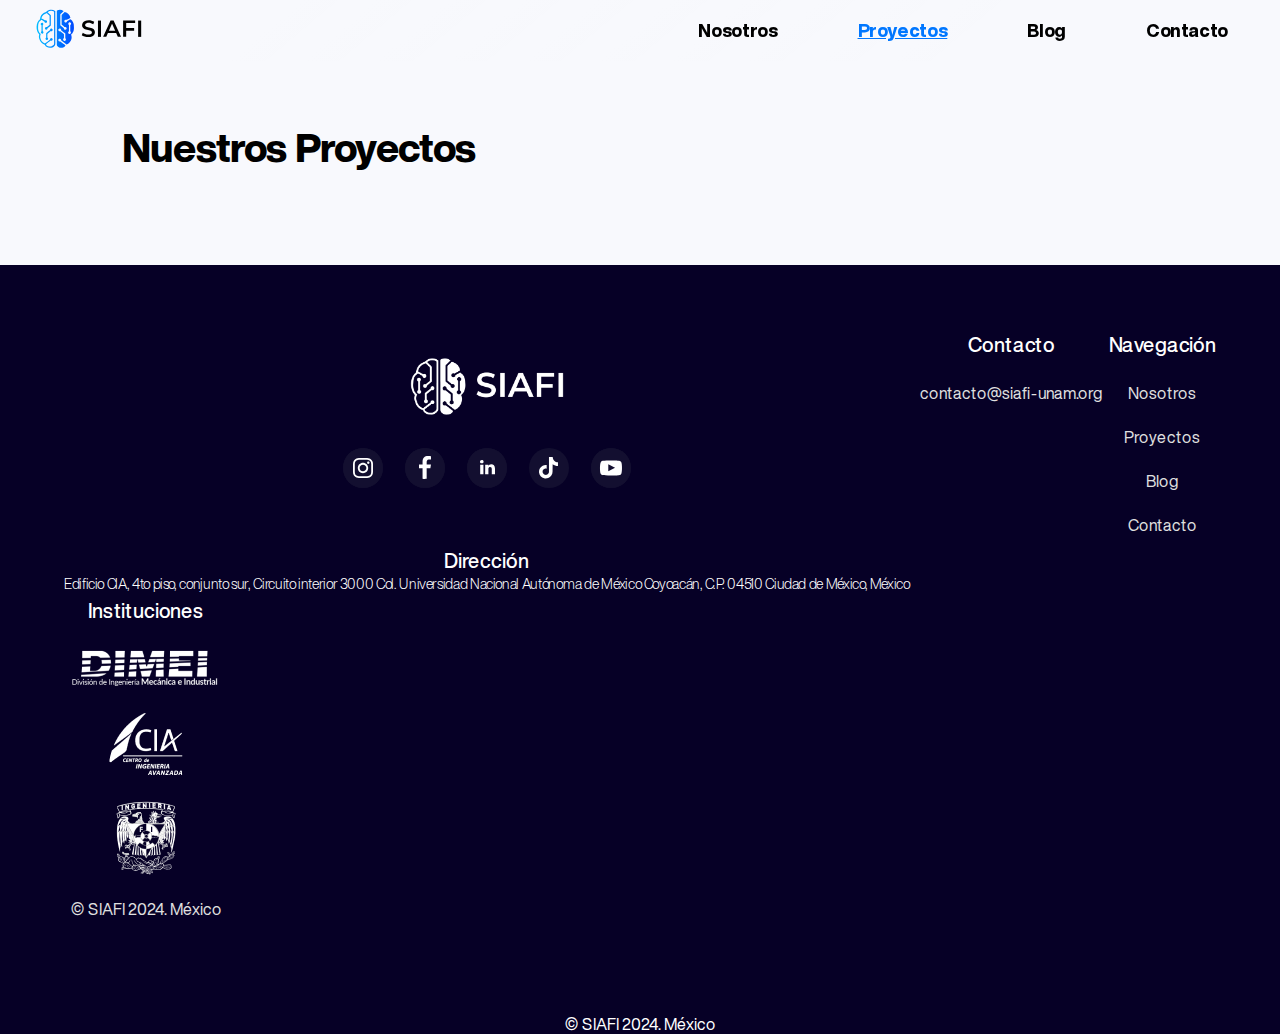
<file: proyectos/index.html>
<!DOCTYPE html>
<html lang="es">
    <head>
        <meta charset="UTF-8" />
        <meta name="viewport" content="width=device-width, initial-scale=1.0" />
        <link
            rel="shortcut icon"
            href="../assets/img/favicon.png"
            type="image/x-icon"
        />
        <link rel="stylesheet" href="../styles/navbar.css" />
        <link rel="stylesheet" href="../styles/blog-card.css" />
        <link rel="stylesheet" href="../styles/globals.css" />
        <link rel="stylesheet" href="../styles/footer.css" />
        <link rel="stylesheet" href="../styles/project-card.css" />
        <link rel="stylesheet" href="../styles/projects-carrousel.css" />
        <link
            rel="shortcut icon"
            href="../assets/img/favicon.png"
            type="image/x-icon"
        />
        <link
            rel="stylesheet"
            href="../assets/fonts/HelveticaNowDisplay/font.css"
        />
        <title>Proyectos - SIAFI</title>
        <meta
            name="description"
            content="Bienvenido a la página de la Sociedad de Inteligencia Artificial de la Facultad de Ingeniería - SIAFI"
        />
    </head>
    <style>
        .projects_cards_carrousel {
            margin: 2rem 1rem;
        }
        .slider {
            margin: 2rem 0;
        }

        /* Estilos base */
        .navbar_container {
            display: flex;
            justify-content: space-between;
            position: sticky;
            align-items: center;
            background-color: transparent;
            color: #000; /* Letras negras */
            transition: background-color 0.3s ease, color 0.3s ease;
        }

        .navbar_links {
            list-style: none;
            display: flex;
        }

        .navbar_links li {
            margin-right: 20px;
        }

        .navbar_links a {
            text-decoration: none;
            color: #000; /* Letras negras */
            font-weight: bold;
        }

        /* Botón para dispositivos pequeños */
        .navbar_toggler {
            display: none;
        }

        /* Estilos adicionales cuando la barra es fija en la parte superior */
        .navbar_container.fixed-top {
            background-color: transparent;
            position: sticky;
            top: 0;
            width: 100%;
            z-index: 1000; /* Ajusta según sea necesario */
            color: #000; /* Letras negras */
            transition: background-color 0.3s ease, color 0.3s ease;
        }

        /* Estilos para la lista de enlaces en dispositivos pequeños */
        @media only screen and (max-width: 768px) {
            .navbar_links {
                display: none;
                flex-direction: column;
                position: absolute;
                top: 70px; /* Ajusta según la altura de tu barra de navegación */
                left: 0;
                width: 100%;
                background-color: #fff; /* Fondo blanco */
                padding: 10px;
            }

            .navbar_links.show {
                display: flex;
            }

            .navbar_toggler {
                display: block; /* Asegúrate de que esté visible en dispositivos pequeños */
            }
        }

        footer {
            /* Color de fondo del footer */
            color: #fff; /* Color del texto del footer */
        }

        .footer_content {
            display: flex;
            flex-wrap: wrap;
            justify-content: space-between;
            text-align: center; /* Alineación centrada para todo el contenido */
        }

        /* Ajustes para dispositivos pequeños */
        @media only screen and (max-width: 768px) {
            .footer_links_list {
                width: 100%;
                margin-top: 20px;
            }

            .footer_links_list ul {
                display: flex;
                flex-wrap: wrap;
                justify-content: space-between;
            }

            .footer_links_list li {
                width: 48%; /* Dos columnas con un pequeño espacio entre ellas */
                margin-bottom: 10px;
            }
        }
        .footer_socials {
            margin: 0 auto; /* Centra elementos internos */
            max-width: 300px; /* Ajusta según sea necesario */
        }
        /* Estilo para el aviso de copyright */
        footer a {
            margin: 0 auto; /* Centra elementos internos */
            max-width: 300px; /* Ajusta según sea necesario */
            text-align: center; /* Alineación centrada para el aviso de copyright */
        }

        /* Estilo para el aviso de copyright */
        footer a {
            display: block;
            margin-top: 20px;
        }
    </style>
    <body>
        <!-- Navbar (components/navbar) -->
        <nav class="navbar_container">
            <div class="navbar_logo">
                <a href="/">
                    <img
                        src="../assets/img/logos/siafi-logo.svg"
                        alt="SIAFI Logo"
                        width="117"
                    />
                </a>
            </div>
            <ul class="navbar_links" id="navbarLinks">
                <li><a href="/#nosotros">Nosotros</a></li>
                <li><a href="/proyectos/" class="active">Proyectos</a></li>
                <li><a href="/blog/">Blog</a></li>
                <li><a href="/contacto/">Contacto</a></li>
            </ul>
            <button class="navbar_toggler" id="navbarToggler">
                <img src="../assets/img/logos/menu.svg" alt="Toggle Menu" />
            </button>
        </nav>

        <section>
            <h2>Nuestros Proyectos</h2>
        </section>

        <div class="slider" id="slider">
            <!-- <div class="slide">
                <div class="project_card">
                    <div class="project_card_shade"></div>
                    <div class="project_card_info">
                        <h4>WALLE</h4>
                        <p>
                            Lorem ipsum Lorem ipsum Lorem ipsum Lorem ipsum
                            Lorem ipsum Lorem ipsum Lorem ipsum Lorem ipsum
                        </p>
                    </div>
                </div>
            </div> -->
        </div>

        <!-- Footer (components/footer) -->
        <footer>
            <div class="footer_content">
                <!-- First column -->
                <div>
                    <a href="/">
                        <img
                            src="../assets/img/logos/siafi-logo-white.png"
                            alt="SIAFI logo white"
                            class="footer_logo"
                        />
                    </a>
                    <!-- Social media links -->
                    <div class="footer_socials">
                        <a
                            href="https://www.instagram.com/unam.siafi/"
                            target="_blank"
                        >
                            <img
                                src="../assets/img/footer/instagram-bubble.svg"
                                alt="Instagram"
                            />
                        </a>
                        <a
                            href="https://www.facebook.com/UNAM.SIAFI"
                            target="_blank"
                        >
                            <img
                                src="../assets/img/footer/facebook-bubble.svg"
                                alt="Facebook"
                            />
                        </a>
                        <a
                            href="https://www.linkedin.com/company/siafiunam/"
                            target="_blank"
                        >
                            <img
                                src="../assets/img/footer/linkedin-bubble.svg"
                                alt="LinkedIn"
                            />
                        </a>
                        <a
                            href="https://www.tiktok.com/@unam.siafi"
                            target="_blank"
                        >
                            <img
                                src="../assets/img/footer/tiktok-logo.svg"
                                alt="TikTok"
                            />
                        </a>
                        <a
                            href="https://www.youtube.com/c/SIAFIUNAM"
                            target="_blank"
                        >
                            <img
                                src="../assets/img/footer/youtube-bubble.svg"
                                alt="TikTok"
                            />
                        </a>
                    </div>
                    <div class="footer_direction">
                        <h4>Dirección</h4>
                        <p>
                            Edificio CIA, 4to piso, conjunto sur, Circuito
                            interior 3000 Col. Universidad Nacional Autónoma de
                            México Coyoacán, C.P. 04510 Ciudad de México, México
                        </p>
                    </div>
                </div>
                <!-- Second Column -->
                <div></div>
                <!-- Third Column -->
                <div class="footer_links_list">
                    <h4>Contacto</h4>
                    <ul>
                        <li>
                            <a href="mailto:contacto@siafi-unam.org"
                                >contacto@siafi-unam.org</a
                            >
                        </li>
                    </ul>
                </div>
                <!-- Fourth Column -->
                <div class="footer_links_list">
                    <h4>Navegación</h4>
                    <ul>
                        <li><a href="/#nosotros">Nosotros</a></li>
                        <li><a href="/proyectos/">Proyectos</a></li>
                        <!-- <li><a href="/eventos/">Eventos</a></li> -->
                        <li><a href="/blog/">Blog</a></li>
                        <li><a href="/contacto/">Contacto</a></li>
                    </ul>
                </div>
                <!-- Fifth Column -->
                <div class="footer_links_list footer_logos">
                    <h4>Instituciones</h4>
                    <ul>
                        <li>
                            <a
                                href="https://www.ingenieria.unam.mx/dimei/"
                                target="_blank"
                                ><img
                                    src="../assets/img/logos/dimei-logo.png"
                                    alt="DIMEI"
                            /></a>
                        </li>
                        <li>
                            <a
                                href="https://www.ingenieria.unam.mx/cia/"
                                target="_blank"
                                ><img
                                    src="../assets/img/logos/cia-logo.png"
                                    alt="CIA"
                            /></a>
                        </li>
                        <li>
                            <a
                                href="https://www.ingenieria.unam.mx/"
                                target="_blank"
                                ><img
                                    src="../assets/img/logos/fi-logo.png"
                                    alt="Facultad de Ingeniería"
                            /></a>
                        </li>
                        <li>© SIAFI 2024. México</li>
                    </ul>
                </div>
            </div>
            <a>© SIAFI 2024. México</a>
        </footer>
        <script>
            document.addEventListener("DOMContentLoaded", function () {
                const navbarLinks = document.getElementById("navbarLinks");
                const navbarToggler = document.getElementById("navbarToggler");

                navbarToggler.addEventListener("click", function () {
                    navbarLinks.classList.toggle("show");
                });

                // Añadir clase "fixed-top" al hacer scroll hacia abajo
                window.addEventListener("scroll", function () {
                    const scrollY = window.scrollY || window.pageYOffset;

                    if (scrollY > 0) {
                        document
                            .querySelector(".navbar_container")
                            .classList.add("fixed-top");
                    } else {
                        document
                            .querySelector(".navbar_container")
                            .classList.remove("fixed-top");
                    }
                });
            });
        </script>
    </body>
    <script src="../scripts/projects-carrousel.js"></script>
    <script src="../scripts/fetch-all-projects.js"></script>
</html>
</file>
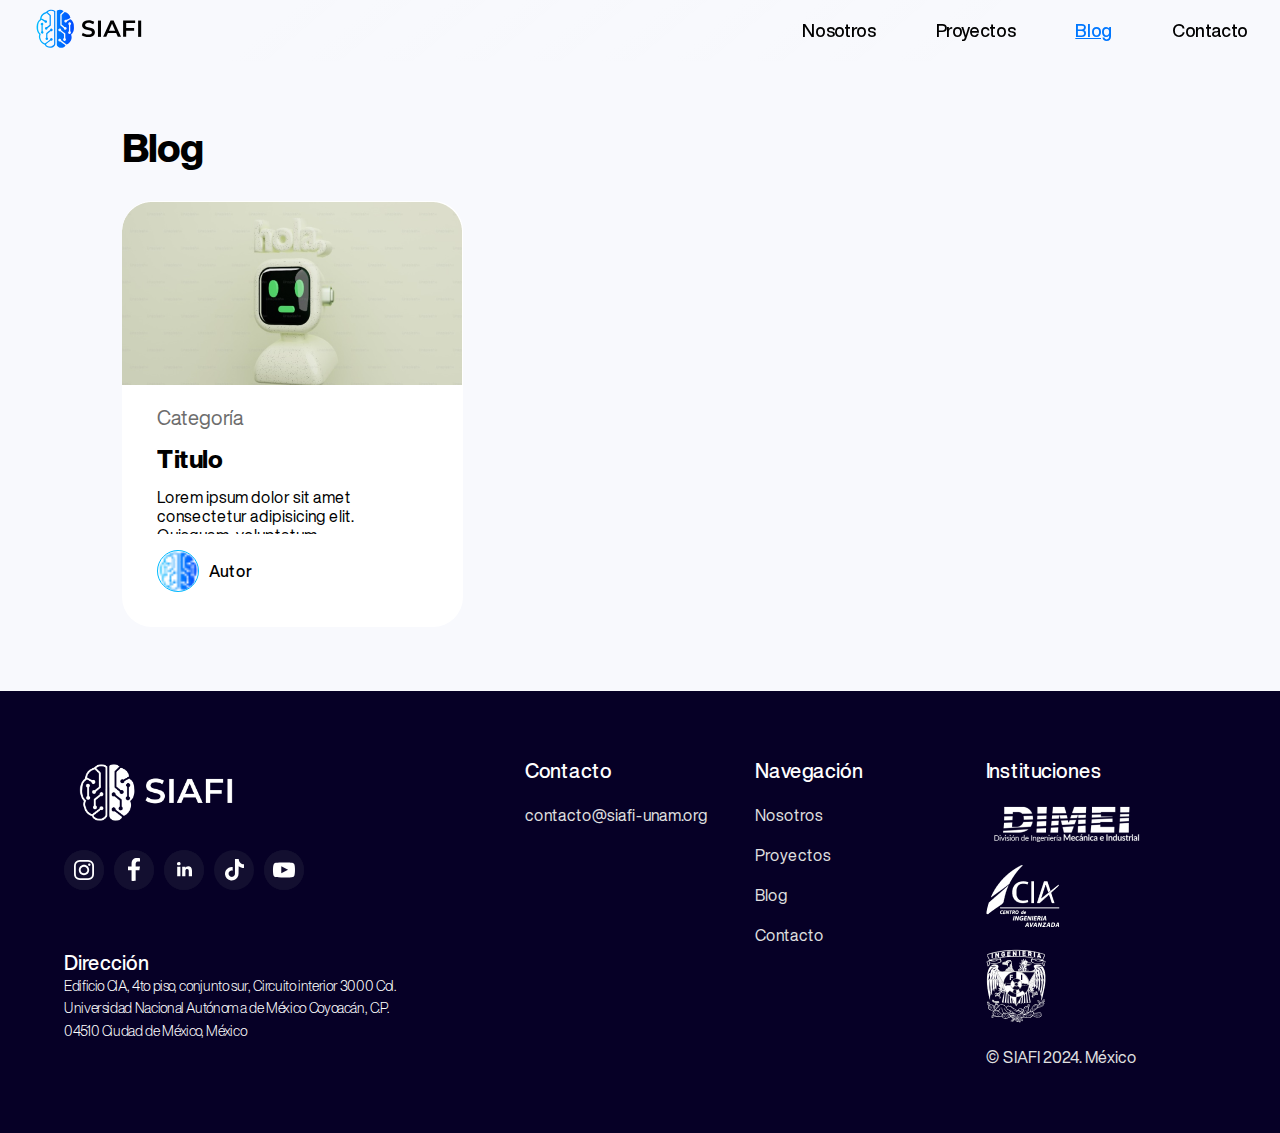
<file: pages/blog/index.html>
<!DOCTYPE html>
<html lang="es">
    <head>
        <meta charset="UTF-8" />
        <meta name="viewport" content="width=device-width, initial-scale=1.0" />
        <link
            rel="shortcut icon"
            href="../../assets/img/favicon.png"
            type="image/x-icon"
        />
        <link rel="stylesheet" href="../../styles/navbar.css" />
        <link rel="stylesheet" href="../../styles/blog-card.css" />
        <link rel="stylesheet" href="../../styles/globals.css" />
        <link rel="stylesheet" href="../../styles/footer.css" />
        <link
            rel="shortcut icon"
            href="../../assets/img/favicon.png"
            type="image/x-icon"
        />
        <link
            rel="stylesheet"
            href="../../assets/fonts/HelveticaNowDisplay/font.css"
        />
        <title>Blog - SIAFI</title>
        <meta
            name="description"
            content="Bienvenido a la página de la Sociedad de Inteligencia Artificial de la Facultad de Ingeniería - SIAFI"
        />
    </head>
    <style>
        #blog_content h2 {
            margin-bottom: 2rem;
        }
    </style>
    <body>
        <!-- Navbar (components/navbar) -->
        <nav class="navbar_container">
            <div class="navbar_logo">
                <a href="/">
                    <img
                        src="../../assets/img/logos/siafi-logo.svg"
                        alt="SIAFI Logo"
                        width="117"
                    />
                </a>
            </div>
            <ul class="navbar_links">
                <li><a href="/#nosotros">Nosotros</a></li>
                <li><a href="/proyectos/">Proyectos</a></li>
                <!-- <li><a href="/eventos/">Eventos</a></li> -->
                <li><a href="/blog/" class="active">Blog</a></li>
                <li><a href="/contacto/">Contacto</a></li>
            </ul>
        </nav>

        <section id="blog_content">
            <h2>Blog</h2>
            <div class="blog_list">
                <div class="blog_card">
                    <a href="/blog/dummy">
                        <img
                            src="../../assets/img/blogs/blogpost_dummy.png"
                            alt="Blog post cover"
                        />
                        <div class="blog_card_content">
                            <h5 class="blog_card_category">Categoría</h5>
                            <h3 class="blog_card_title">Titulo</h3>
                            <p class="blog_card_description">
                                Lorem ipsum dolor sit amet consectetur
                                adipisicing elit. Quisquam, voluptatum.
                            </p>
                            <div class="blog_card_author">
                                <img
                                    src="../../assets/img/logos/siafi-icon.png"
                                    alt="Autor pf"
                                />
                                <p>Autor</p>
                            </div>
                        </div>
                    </a>
                </div>
            </div>
        </section>

        <!-- Footer (components/footer) -->
        <footer>
            <div class="footer_content">
                <!-- First column -->
                <div>
                    <a href="/">
                        <img
                            src="../../assets/img/logos/siafi-logo-white.png"
                            alt="SIAFI logo white"
                            class="footer_logo"
                        />
                    </a>
                    <!-- Social media links -->
                    <div class="footer_socials">
                        <a
                            href="https://www.instagram.com/unam.siafi/"
                            target="_blank"
                        >
                            <img
                                src="../../assets/img/footer/instagram-bubble.svg"
                                alt="Instagram"
                            />
                        </a>
                        <a
                            href="https://www.facebook.com/UNAM.SIAFI"
                            target="_blank"
                        >
                            <img
                                src="../../assets/img/footer/facebook-bubble.svg"
                                alt="Facebook"
                            />
                        </a>
                        <a
                            href="https://www.linkedin.com/company/siafiunam/"
                            target="_blank"
                        >
                            <img
                                src="../../assets/img/footer/linkedin-bubble.svg"
                                alt="LinkedIn"
                            />
                        </a>
                        <a
                            href="https://www.tiktok.com/@unam.siafi"
                            target="_blank"
                        >
                            <img
                                src="../../assets/img/footer/tiktok-logo.svg"
                                alt="TikTok"
                            />
                        </a>
                        <a
                            href="https://www.youtube.com/c/SIAFIUNAM"
                            target="_blank"
                        >
                            <img
                                src="../../assets/img/footer/youtube-bubble.svg"
                                alt="TikTok"
                            />
                        </a>
                    </div>
                    <div class="footer_direction">
                        <h4>Dirección</h4>
                        <p>
                            Edificio CIA, 4to piso, conjunto sur, Circuito
                            interior 3000 Col. Universidad Nacional Autónoma de
                            México Coyoacán, C.P. 04510 Ciudad de México, México
                        </p>
                    </div>
                </div>
                <!-- Second Column -->
                <div></div>
                <!-- Third Column -->
                <div class="footer_links_list">
                    <h4>Contacto</h4>
                    <ul>
                        <li>
                            <a href="mailto:contacto@siafi-unam.org"
                                >contacto@siafi-unam.org</a
                            >
                        </li>
                    </ul>
                </div>
                <!-- Fourth Column -->
                <div class="footer_links_list">
                    <h4>Navegación</h4>
                    <ul>
                        <li><a href="/#nosotros">Nosotros</a></li>
                        <li><a href="/proyectos/">Proyectos</a></li>
                        <!-- <li><a href="/eventos/">Eventos</a></li> -->
                        <li><a href="/blog/">Blog</a></li>
                        <li><a href="/contacto/">Contacto</a></li>
                    </ul>
                </div>
                <!-- Fifth Column -->
                <div class="footer_links_list footer_logos">
                    <h4>Instituciones</h4>
                    <ul>
                        <li>
                            <a
                                href="https://www.ingenieria.unam.mx/dimei/"
                                target="_blank"
                                ><img
                                    src="../../assets/img/logos/dimei-logo.png"
                                    alt="DIMEI"
                            /></a>
                        </li>
                        <li>
                            <a
                                href="https://www.ingenieria.unam.mx/cia/"
                                target="_blank"
                                ><img
                                    src="../../assets/img/logos/cia-logo.png"
                                    alt="CIA"
                            /></a>
                        </li>
                        <li>
                            <a
                                href="https://www.ingenieria.unam.mx/"
                                target="_blank"
                                ><img
                                    src="../../assets/img/logos/fi-logo.png"
                                    alt="Facultad de Ingeniería"
                            /></a>
                        </li>
                        <li>© SIAFI 2024. México</li>
                    </ul>
                </div>
            </div>
        </footer>
    </body>
</html>
</file>
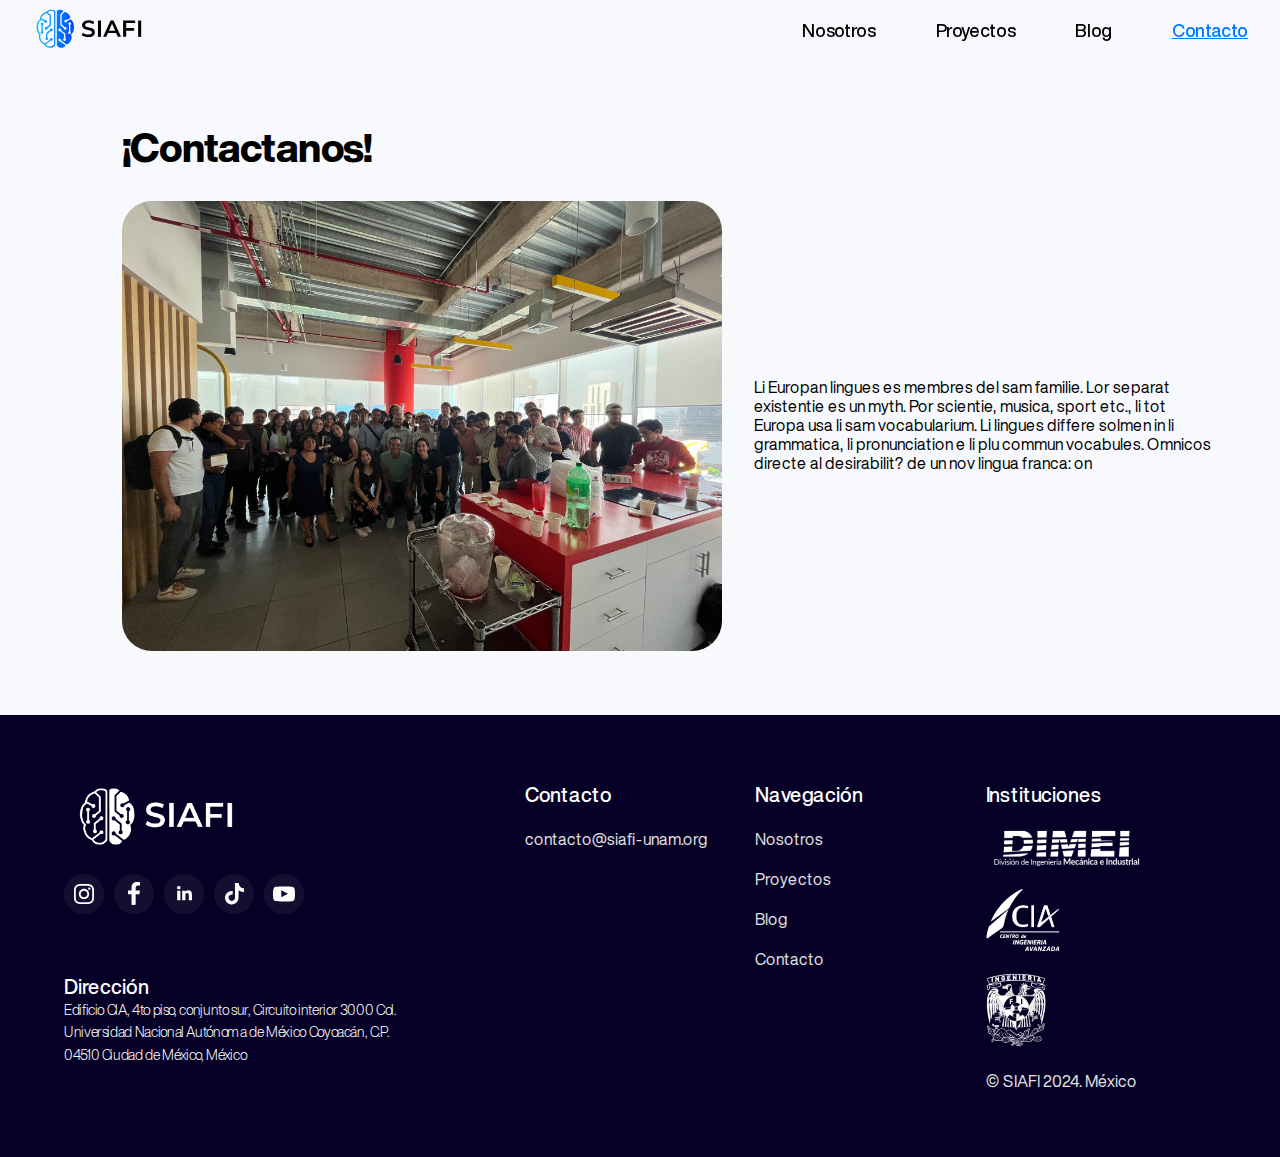
<file: pages/contacto/index.html>
<!DOCTYPE html>
<html lang="es">
    <head>
        <meta charset="UTF-8" />
        <meta name="viewport" content="width=device-width, initial-scale=1.0" />
        <link
            rel="shortcut icon"
            href="../../assets/img/favicon.png"
            type="image/x-icon"
        />
        <link rel="stylesheet" href="../../styles/navbar.css" />
        <link rel="stylesheet" href="../../styles/blog-card.css" />
        <link rel="stylesheet" href="../../styles/globals.css" />
        <link rel="stylesheet" href="../../styles/footer.css" />
        <link
            rel="shortcut icon"
            href="../../assets/img/favicon.png"
            type="image/x-icon"
        />
        <link
            rel="stylesheet"
            href="../../assets/fonts/HelveticaNowDisplay/font.css"
        />
        <title>Contacto - SIAFI</title>
        <meta
            name="description"
            content="Bienvenido a la página de la Sociedad de Inteligencia Artificial de la Facultad de Ingeniería - SIAFI"
        />
    </head>
    <style>
        #contact_content h2 {
            margin-bottom: 2rem;
        }
        #contact_content div {
            display: flex;
            gap: 2rem;
            /* grid-template-columns: 25% 75%; */
            margin-top: 2rem;
            justify-content: space-between;
            align-items: center;
        }

        .contact_text {
            display: flex;
            height: 100%;
            flex-direction: column;
            justify-content: center;
            flex-shrink: 0;
            max-width: 458px;
        }

        .contact_img {
            width: auto;
            border-radius: 30px;
            height: 450px;
        }
    </style>
    <body>
        <!-- Navbar (components/navbar) -->
        <nav class="navbar_container">
            <div class="navbar_logo">
                <a href="/">
                    <img
                        src="../../assets/img/logos/siafi-logo.svg"
                        alt="SIAFI Logo"
                        width="117"
                    />
                </a>
            </div>
            <ul class="navbar_links">
                <li><a href="/#nosotros">Nosotros</a></li>
                <li><a href="/proyectos/">Proyectos</a></li>
                <!-- <li><a href="/eventos/">Eventos</a></li> -->
                <li><a href="/blog/" class="">Blog</a></li>
                <li><a href="/contacto/" class="active">Contacto</a></li>
            </ul>
        </nav>

        <section id="contact_content">
            <h2>¡Contactanos!</h2>
            <div>
                <img
                    src="../../assets/img/landing/siafi-todos.jpg"
                    alt="Todos en SIAFI!"
                    class="contact_img"
                />
                <p class="contact_text">
                    Li Europan lingues es membres del sam familie. Lor separat
                    existentie es un myth. Por scientie, musica, sport etc., li
                    tot Europa usa li sam vocabularium. Li lingues differe
                    solmen in li grammatica, li pronunciation e li plu commun
                    vocabules. Omnicos directe al desirabilit? de un nov lingua
                    franca: on
                </p>
            </div>
        </section>

        <!-- Footer (components/footer) -->
        <footer>
            <div class="footer_content">
                <!-- First column -->
                <div>
                    <a href="/">
                        <img
                            src="../../assets/img/logos/siafi-logo-white.png"
                            alt="SIAFI logo white"
                            class="footer_logo"
                        />
                    </a>
                    <!-- Social media links -->
                    <div class="footer_socials">
                        <a
                            href="https://www.instagram.com/unam.siafi/"
                            target="_blank"
                        >
                            <img
                                src="../../assets/img/footer/instagram-bubble.svg"
                                alt="Instagram"
                            />
                        </a>
                        <a
                            href="https://www.facebook.com/UNAM.SIAFI"
                            target="_blank"
                        >
                            <img
                                src="../../assets/img/footer/facebook-bubble.svg"
                                alt="Facebook"
                            />
                        </a>
                        <a
                            href="https://www.linkedin.com/company/siafiunam/"
                            target="_blank"
                        >
                            <img
                                src="../../assets/img/footer/linkedin-bubble.svg"
                                alt="LinkedIn"
                            />
                        </a>
                        <a
                            href="https://www.tiktok.com/@unam.siafi"
                            target="_blank"
                        >
                            <img
                                src="../../assets/img/footer/tiktok-logo.svg"
                                alt="TikTok"
                            />
                        </a>
                        <a
                            href="https://www.youtube.com/c/SIAFIUNAM"
                            target="_blank"
                        >
                            <img
                                src="../../assets/img/footer/youtube-bubble.svg"
                                alt="TikTok"
                            />
                        </a>
                    </div>
                    <div class="footer_direction">
                        <h4>Dirección</h4>
                        <p>
                            Edificio CIA, 4to piso, conjunto sur, Circuito
                            interior 3000 Col. Universidad Nacional Autónoma de
                            México Coyoacán, C.P. 04510 Ciudad de México, México
                        </p>
                    </div>
                </div>
                <!-- Second Column -->
                <div></div>
                <!-- Third Column -->
                <div class="footer_links_list">
                    <h4>Contacto</h4>
                    <ul>
                        <li>
                            <a href="mailto:contacto@siafi-unam.org"
                                >contacto@siafi-unam.org</a
                            >
                        </li>
                    </ul>
                </div>
                <!-- Fourth Column -->
                <div class="footer_links_list">
                    <h4>Navegación</h4>
                    <ul>
                        <li><a href="/#nosotros">Nosotros</a></li>
                        <li><a href="/proyectos/">Proyectos</a></li>
                        <!-- <li><a href="/eventos/">Eventos</a></li> -->
                        <li><a href="/blog/">Blog</a></li>
                        <li><a href="/contacto/">Contacto</a></li>
                    </ul>
                </div>
                <!-- Fifth Column -->
                <div class="footer_links_list footer_logos">
                    <h4>Instituciones</h4>
                    <ul>
                        <li>
                            <a
                                href="https://www.ingenieria.unam.mx/dimei/"
                                target="_blank"
                                ><img
                                    src="../../assets/img/logos/dimei-logo.png"
                                    alt="DIMEI"
                            /></a>
                        </li>
                        <li>
                            <a
                                href="https://www.ingenieria.unam.mx/cia/"
                                target="_blank"
                                ><img
                                    src="../../assets/img/logos/cia-logo.png"
                                    alt="CIA"
                            /></a>
                        </li>
                        <li>
                            <a
                                href="https://www.ingenieria.unam.mx/"
                                target="_blank"
                                ><img
                                    src="../../assets/img/logos/fi-logo.png"
                                    alt="Facultad de Ingeniería"
                            /></a>
                        </li>
                        <li>© SIAFI 2024. México</li>
                    </ul>
                </div>
            </div>
        </footer>
    </body>
</html>
</file>
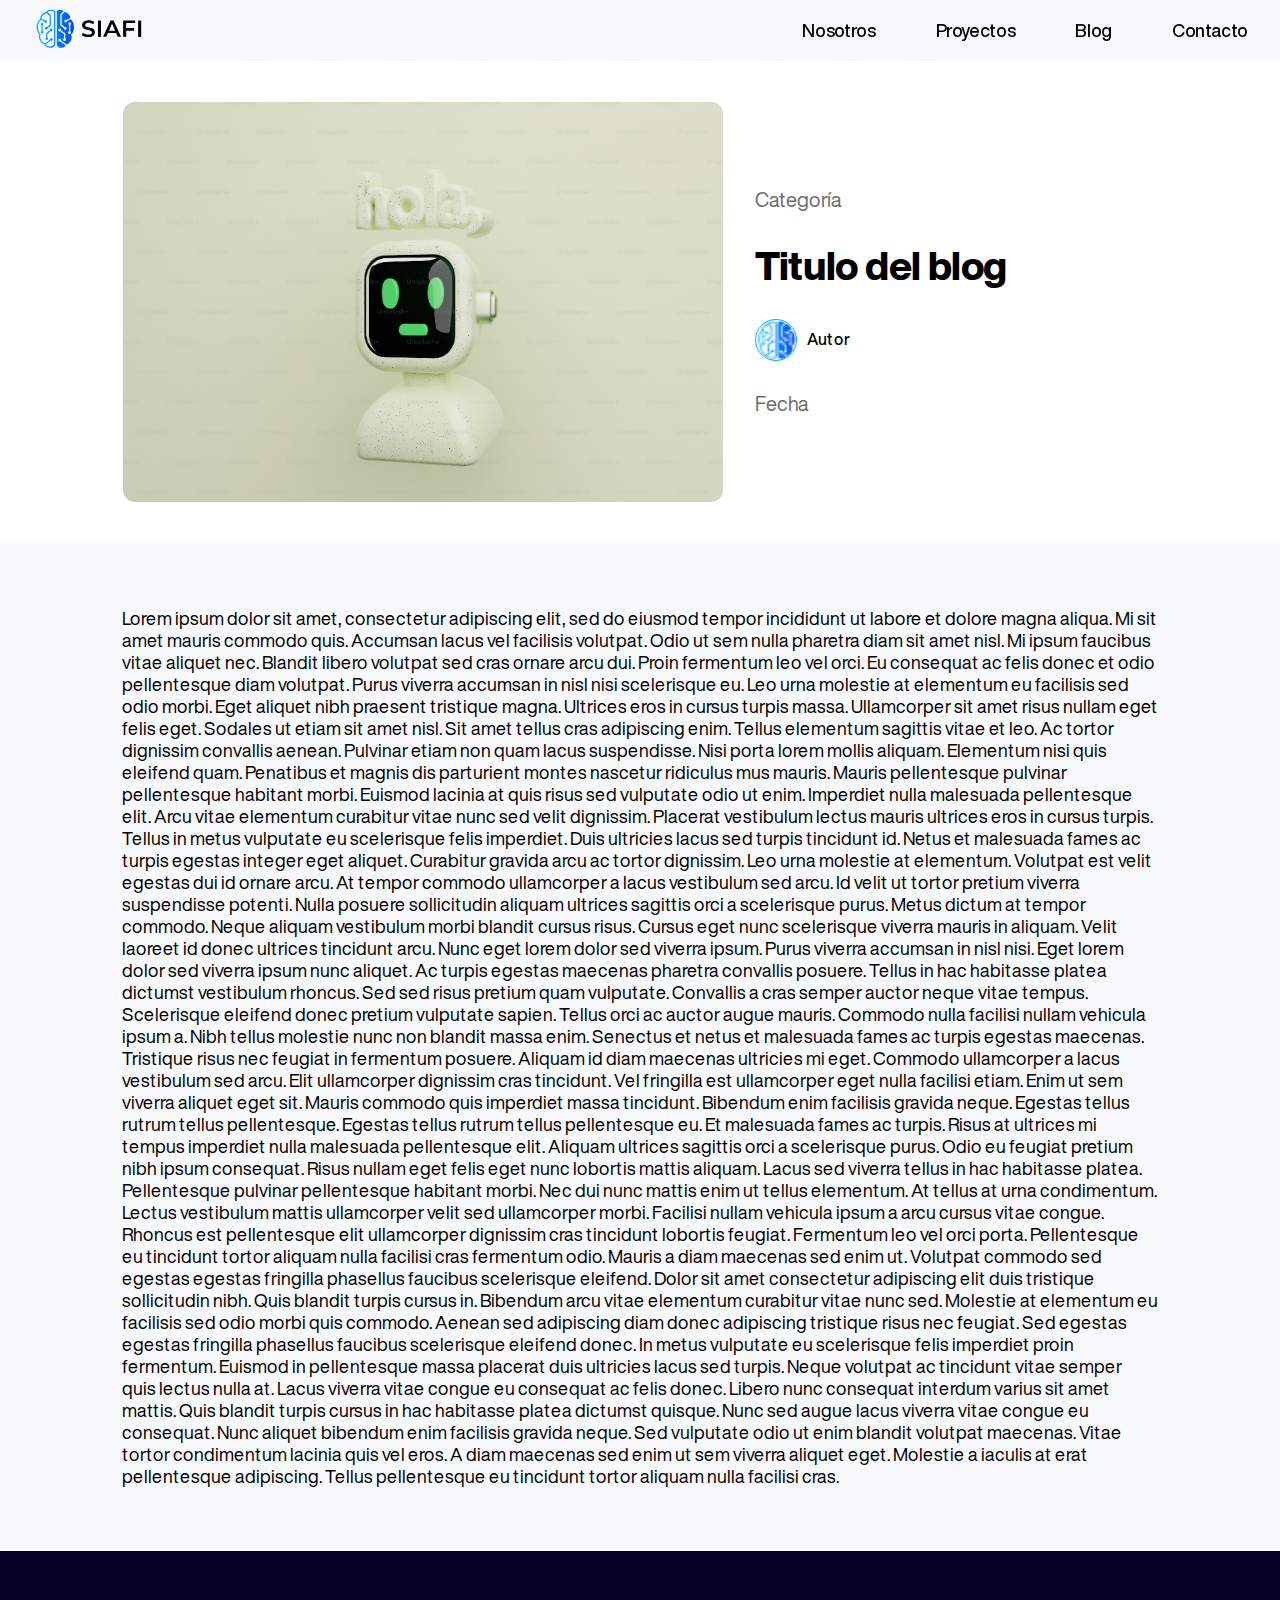
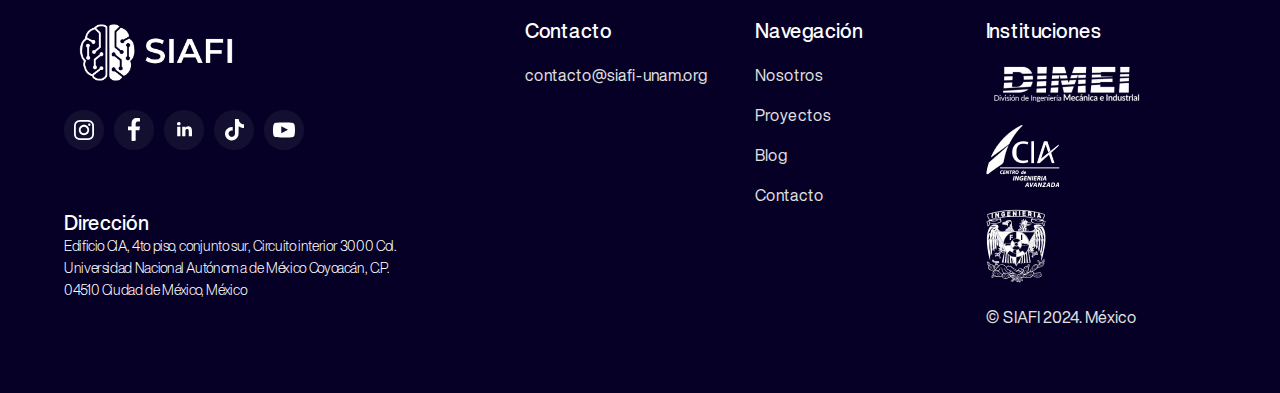
<file: pages/detalle-blog/index.html>
<!DOCTYPE html>
<html lang="es">
    <head>
        <meta charset="UTF-8" />
        <meta name="viewport" content="width=device-width, initial-scale=1.0" />
        <link
            rel="shortcut icon"
            href="../../assets/img/favicon.png"
            type="image/x-icon"
        />
        <link rel="stylesheet" href="../../styles/navbar.css" />
        <link rel="stylesheet" href="../../styles/blog-card.css" />
        <link rel="stylesheet" href="../../styles/globals.css" />
        <link rel="stylesheet" href="../../styles/footer.css" />
        <link
            rel="shortcut icon"
            href="../../assets/img/favicon.png"
            type="image/x-icon"
        />
        <link
            rel="stylesheet"
            href="../../assets/fonts/HelveticaNowDisplay/font.css"
        />
        <title>Detalle blog - SIAFI</title>
        <meta
            name="description"
            content="Bienvenido a la página de la Sociedad de Inteligencia Artificial de la Facultad de Ingeniería - SIAFI"
        />
    </head>
    <style>
        #blog_content {
            font-size: 18px;
        }
        .blog_header {
            background: white;
            display: flex;
            gap: 2rem;
            align-items: center;
            padding: 41px 123px;
        }
        .blog_header_img {
            border-radius: var(--radius-m, 12px);
            max-width: 600px;
        }
        .blog_header_info {
            display: flex;
            flex-direction: column;
            gap: 2rem;
        }
        .blog_header_category,
        .blog_header_date {
            display: -webkit-box;
            -webkit-box-orient: vertical;
            -webkit-line-clamp: 1;
            align-self: stretch;
            overflow: hidden;
            color: #6d6d6d;
            text-overflow: ellipsis;
            font-size: 20px;
            font-style: normal;
            font-weight: 400;
            line-height: 110%; /* 22px */
            letter-spacing: -0.4px;
        }
    </style>
    <body>
        <!-- Navbar (components/navbar) -->
        <nav class="navbar_container">
            <div class="navbar_logo">
                <a href="/">
                    <img
                        src="../../assets/img/logos/siafi-logo.svg"
                        alt="SIAFI Logo"
                        width="117"
                    />
                </a>
            </div>
            <ul class="navbar_links">
                <li><a href="/#nosotros">Nosotros</a></li>
                <li><a href="/proyectos/">Proyectos</a></li>
                <li><a href="/blog/" class="">Blog</a></li>
                <li><a href="/contacto/" class="">Contacto</a></li>
            </ul>
        </nav>
        <header class="blog_header">
            <img
                class="blog_header_img"
                src="../../assets/img/blogs/blog-dummy-robot.jpeg"
                alt="Blog cover image"
            />
            <div class="blog_header_info">
                <p class="blog_header_category">Categoría</p>
                <h2>Titulo del blog</h2>
                <div class="blog_card_author">
                    <img
                        src="../../assets/img/logos/siafi-icon.png"
                        alt="Autor pf"
                    />
                    <p>Autor</p>
                </div>
                <p class="blog_header_date">Fecha</p>
            </div>
        </header>
        <section id="blog_content">
            <p class="contact_text">
                Lorem ipsum dolor sit amet, consectetur adipiscing elit, sed do
                eiusmod tempor incididunt ut labore et dolore magna aliqua. Mi
                sit amet mauris commodo quis. Accumsan lacus vel facilisis
                volutpat. Odio ut sem nulla pharetra diam sit amet nisl. Mi
                ipsum faucibus vitae aliquet nec. Blandit libero volutpat sed
                cras ornare arcu dui. Proin fermentum leo vel orci. Eu consequat
                ac felis donec et odio pellentesque diam volutpat. Purus viverra
                accumsan in nisl nisi scelerisque eu. Leo urna molestie at
                elementum eu facilisis sed odio morbi. Eget aliquet nibh
                praesent tristique magna. Ultrices eros in cursus turpis massa.
                Ullamcorper sit amet risus nullam eget felis eget. Sodales ut
                etiam sit amet nisl. Sit amet tellus cras adipiscing enim.
                Tellus elementum sagittis vitae et leo. Ac tortor dignissim
                convallis aenean. Pulvinar etiam non quam lacus suspendisse.
                Nisi porta lorem mollis aliquam. Elementum nisi quis eleifend
                quam. Penatibus et magnis dis parturient montes nascetur
                ridiculus mus mauris. Mauris pellentesque pulvinar pellentesque
                habitant morbi. Euismod lacinia at quis risus sed vulputate odio
                ut enim. Imperdiet nulla malesuada pellentesque elit. Arcu vitae
                elementum curabitur vitae nunc sed velit dignissim. Placerat
                vestibulum lectus mauris ultrices eros in cursus turpis. Tellus
                in metus vulputate eu scelerisque felis imperdiet. Duis
                ultricies lacus sed turpis tincidunt id. Netus et malesuada
                fames ac turpis egestas integer eget aliquet. Curabitur gravida
                arcu ac tortor dignissim. Leo urna molestie at elementum.
                Volutpat est velit egestas dui id ornare arcu. At tempor commodo
                ullamcorper a lacus vestibulum sed arcu. Id velit ut tortor
                pretium viverra suspendisse potenti. Nulla posuere sollicitudin
                aliquam ultrices sagittis orci a scelerisque purus. Metus dictum
                at tempor commodo. Neque aliquam vestibulum morbi blandit cursus
                risus. Cursus eget nunc scelerisque viverra mauris in aliquam.
                Velit laoreet id donec ultrices tincidunt arcu. Nunc eget lorem
                dolor sed viverra ipsum. Purus viverra accumsan in nisl nisi.
                Eget lorem dolor sed viverra ipsum nunc aliquet. Ac turpis
                egestas maecenas pharetra convallis posuere. Tellus in hac
                habitasse platea dictumst vestibulum rhoncus. Sed sed risus
                pretium quam vulputate. Convallis a cras semper auctor neque
                vitae tempus. Scelerisque eleifend donec pretium vulputate
                sapien. Tellus orci ac auctor augue mauris. Commodo nulla
                facilisi nullam vehicula ipsum a. Nibh tellus molestie nunc non
                blandit massa enim. Senectus et netus et malesuada fames ac
                turpis egestas maecenas. Tristique risus nec feugiat in
                fermentum posuere. Aliquam id diam maecenas ultricies mi eget.
                Commodo ullamcorper a lacus vestibulum sed arcu. Elit
                ullamcorper dignissim cras tincidunt. Vel fringilla est
                ullamcorper eget nulla facilisi etiam. Enim ut sem viverra
                aliquet eget sit. Mauris commodo quis imperdiet massa tincidunt.
                Bibendum enim facilisis gravida neque. Egestas tellus rutrum
                tellus pellentesque. Egestas tellus rutrum tellus pellentesque
                eu. Et malesuada fames ac turpis. Risus at ultrices mi tempus
                imperdiet nulla malesuada pellentesque elit. Aliquam ultrices
                sagittis orci a scelerisque purus. Odio eu feugiat pretium nibh
                ipsum consequat. Risus nullam eget felis eget nunc lobortis
                mattis aliquam. Lacus sed viverra tellus in hac habitasse
                platea. Pellentesque pulvinar pellentesque habitant morbi. Nec
                dui nunc mattis enim ut tellus elementum. At tellus at urna
                condimentum. Lectus vestibulum mattis ullamcorper velit sed
                ullamcorper morbi. Facilisi nullam vehicula ipsum a arcu cursus
                vitae congue. Rhoncus est pellentesque elit ullamcorper
                dignissim cras tincidunt lobortis feugiat. Fermentum leo vel
                orci porta. Pellentesque eu tincidunt tortor aliquam nulla
                facilisi cras fermentum odio. Mauris a diam maecenas sed enim
                ut. Volutpat commodo sed egestas egestas fringilla phasellus
                faucibus scelerisque eleifend. Dolor sit amet consectetur
                adipiscing elit duis tristique sollicitudin nibh. Quis blandit
                turpis cursus in. Bibendum arcu vitae elementum curabitur vitae
                nunc sed. Molestie at elementum eu facilisis sed odio morbi quis
                commodo. Aenean sed adipiscing diam donec adipiscing tristique
                risus nec feugiat. Sed egestas egestas fringilla phasellus
                faucibus scelerisque eleifend donec. In metus vulputate eu
                scelerisque felis imperdiet proin fermentum. Euismod in
                pellentesque massa placerat duis ultricies lacus sed turpis.
                Neque volutpat ac tincidunt vitae semper quis lectus nulla at.
                Lacus viverra vitae congue eu consequat ac felis donec. Libero
                nunc consequat interdum varius sit amet mattis. Quis blandit
                turpis cursus in hac habitasse platea dictumst quisque. Nunc sed
                augue lacus viverra vitae congue eu consequat. Nunc aliquet
                bibendum enim facilisis gravida neque. Sed vulputate odio ut
                enim blandit volutpat maecenas. Vitae tortor condimentum lacinia
                quis vel eros. A diam maecenas sed enim ut sem viverra aliquet
                eget. Molestie a iaculis at erat pellentesque adipiscing. Tellus
                pellentesque eu tincidunt tortor aliquam nulla facilisi cras.
            </p>
        </section>

        <!-- Footer (components/footer) -->
        <footer>
            <div class="footer_content">
                <!-- First column -->
                <div>
                    <a href="/">
                        <img
                            src="../../assets/img/logos/siafi-logo-white.png"
                            alt="SIAFI logo white"
                            class="footer_logo"
                        />
                    </a>
                    <!-- Social media links -->
                    <div class="footer_socials">
                        <a
                            href="https://www.instagram.com/unam.siafi/"
                            target="_blank"
                        >
                            <img
                                src="../../assets/img/footer/instagram-bubble.svg"
                                alt="Instagram"
                            />
                        </a>
                        <a
                            href="https://www.facebook.com/UNAM.SIAFI"
                            target="_blank"
                        >
                            <img
                                src="../../assets/img/footer/facebook-bubble.svg"
                                alt="Facebook"
                            />
                        </a>
                        <a
                            href="https://www.linkedin.com/company/siafiunam/"
                            target="_blank"
                        >
                            <img
                                src="../../assets/img/footer/linkedin-bubble.svg"
                                alt="LinkedIn"
                            />
                        </a>
                        <a
                            href="https://www.tiktok.com/@unam.siafi"
                            target="_blank"
                        >
                            <img
                                src="../../assets/img/footer/tiktok-logo.svg"
                                alt="TikTok"
                            />
                        </a>
                        <a
                            href="https://www.youtube.com/c/SIAFIUNAM"
                            target="_blank"
                        >
                            <img
                                src="../../assets/img/footer/youtube-bubble.svg"
                                alt="TikTok"
                            />
                        </a>
                    </div>
                    <div class="footer_direction">
                        <h4>Dirección</h4>
                        <p>
                            Edificio CIA, 4to piso, conjunto sur, Circuito
                            interior 3000 Col. Universidad Nacional Autónoma de
                            México Coyoacán, C.P. 04510 Ciudad de México, México
                        </p>
                    </div>
                </div>
                <!-- Second Column -->
                <div></div>
                <!-- Third Column -->
                <div class="footer_links_list">
                    <h4>Contacto</h4>
                    <ul>
                        <li>
                            <a href="mailto:contacto@siafi-unam.org"
                                >contacto@siafi-unam.org</a
                            >
                        </li>
                    </ul>
                </div>
                <!-- Fourth Column -->
                <div class="footer_links_list">
                    <h4>Navegación</h4>
                    <ul>
                        <li><a href="/#nosotros">Nosotros</a></li>
                        <li><a href="/proyectos/">Proyectos</a></li>
                        <!-- <li><a href="/eventos/">Eventos</a></li> -->
                        <li><a href="/blog/">Blog</a></li>
                        <li><a href="/contacto/">Contacto</a></li>
                    </ul>
                </div>
                <!-- Fifth Column -->
                <div class="footer_links_list footer_logos">
                    <h4>Instituciones</h4>
                    <ul>
                        <li>
                            <a
                                href="https://www.ingenieria.unam.mx/dimei/"
                                target="_blank"
                                ><img
                                    src="../../assets/img/logos/dimei-logo.png"
                                    alt="DIMEI"
                            /></a>
                        </li>
                        <li>
                            <a
                                href="https://www.ingenieria.unam.mx/cia/"
                                target="_blank"
                                ><img
                                    src="../../assets/img/logos/cia-logo.png"
                                    alt="CIA"
                            /></a>
                        </li>
                        <li>
                            <a
                                href="https://www.ingenieria.unam.mx/"
                                target="_blank"
                                ><img
                                    src="../../assets/img/logos/fi-logo.png"
                                    alt="Facultad de Ingeniería"
                            /></a>
                        </li>
                        <li>© SIAFI 2024. México</li>
                    </ul>
                </div>
            </div>
        </footer>
    </body>
</html>
</file>
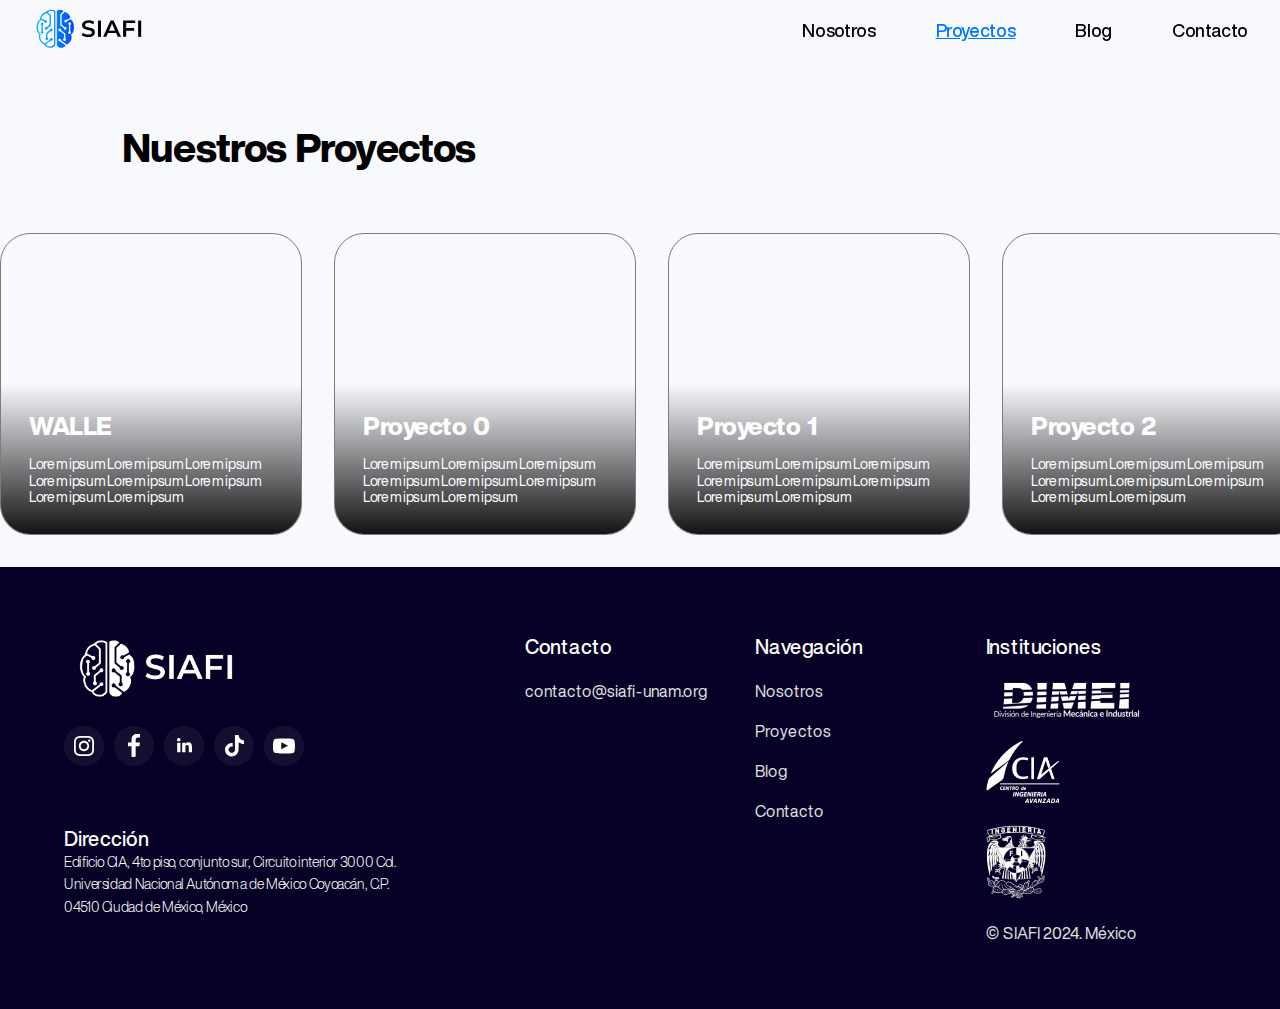
<file: pages/proyectos/index.html>
<!DOCTYPE html>
<html lang="es">
    <head>
        <meta charset="UTF-8" />
        <meta name="viewport" content="width=device-width, initial-scale=1.0" />
        <link
            rel="shortcut icon"
            href="../../assets/img/favicon.png"
            type="image/x-icon"
        />
        <link rel="stylesheet" href="../../styles/navbar.css" />
        <link rel="stylesheet" href="../../styles/blog-card.css" />
        <link rel="stylesheet" href="../../styles/globals.css" />
        <link rel="stylesheet" href="../../styles/footer.css" />
        <link rel="stylesheet" href="../../styles/project-card.css" />
        <link rel="stylesheet" href="../../styles/projects-carrousel.css" />
        <link
            rel="shortcut icon"
            href="../../assets/img/favicon.png"
            type="image/x-icon"
        />
        <link
            rel="stylesheet"
            href="../../assets/fonts/HelveticaNowDisplay/font.css"
        />
        <title>Proyectos - SIAFI</title>
        <meta
            name="description"
            content="Bienvenido a la página de la Sociedad de Inteligencia Artificial de la Facultad de Ingeniería - SIAFI"
        />
    </head>
    <style>
        .projects_cards_carrousel {
            margin: 2rem 1rem;
        }
        .slider {
            margin: 2rem 0;
        }
    </style>
    <body>
        <!-- Navbar (components/navbar) -->
        <nav class="navbar_container">
            <div class="navbar_logo">
                <a href="/">
                    <img
                        src="../../assets/img/logos/siafi-logo.svg"
                        alt="SIAFI Logo"
                        width="117"
                    />
                </a>
            </div>
            <ul class="navbar_links">
                <li><a href="/#nosotros">Nosotros</a></li>
                <li><a href="/proyectos/" class="active">Proyectos</a></li>
                <!-- <li><a href="/eventos/">Eventos</a></li> -->
                <li><a href="/blog/" class="">Blog</a></li>
                <li><a href="/contacto/" class="">Contacto</a></li>
            </ul>
        </nav>

        <section>
            <h2>Nuestros Proyectos</h2>
        </section>

        <div class="slider">
            <div class="slide">
                <div class="project_card">
                    <div class="project_card_shade"></div>
                    <div class="project_card_info">
                        <h4>WALLE</h4>
                        <p>
                            Lorem ipsum Lorem ipsum Lorem ipsum Lorem ipsum
                            Lorem ipsum Lorem ipsum Lorem ipsum Lorem ipsum
                        </p>
                    </div>
                </div>
            </div>
            <div class="slide">
                <div class="project_card">
                    <div class="project_card_shade"></div>
                    <div class="project_card_info">
                        <h4>Proyecto 0</h4>
                        <p>
                            Lorem ipsum Lorem ipsum Lorem ipsum Lorem ipsum
                            Lorem ipsum Lorem ipsum Lorem ipsum Lorem ipsum
                        </p>
                    </div>
                </div>
            </div>
            <div class="slide">
                <div class="project_card">
                    <div class="project_card_shade"></div>
                    <div class="project_card_info">
                        <h4>Proyecto 1</h4>
                        <p>
                            Lorem ipsum Lorem ipsum Lorem ipsum Lorem ipsum
                            Lorem ipsum Lorem ipsum Lorem ipsum Lorem ipsum
                        </p>
                    </div>
                </div>
            </div>
            <div class="slide">
                <div class="project_card">
                    <div class="project_card_shade"></div>
                    <div class="project_card_info">
                        <h4>Proyecto 2</h4>
                        <p>
                            Lorem ipsum Lorem ipsum Lorem ipsum Lorem ipsum
                            Lorem ipsum Lorem ipsum Lorem ipsum Lorem ipsum
                        </p>
                    </div>
                </div>
            </div>
            <div class="slide">
                <div class="project_card">
                    <div class="project_card_shade"></div>
                    <div class="project_card_info">
                        <h4>Proyecto 3</h4>
                        <p>
                            Lorem ipsum Lorem ipsum Lorem ipsum Lorem ipsum
                            Lorem ipsum Lorem ipsum Lorem ipsum Lorem ipsum
                        </p>
                    </div>
                </div>
            </div>
            <div class="slide">
                <div class="project_card">
                    <div class="project_card_shade"></div>
                    <div class="project_card_info">
                        <h4>Proyecto 4</h4>
                        <p>
                            Lorem ipsum Lorem ipsum Lorem ipsum Lorem ipsum
                            Lorem ipsum Lorem ipsum Lorem ipsum Lorem ipsum
                        </p>
                    </div>
                </div>
            </div>
        </div>

        <!-- Footer (components/footer) -->
        <footer>
            <div class="footer_content">
                <!-- First column -->
                <div>
                    <a href="/">
                        <img
                            src="../../assets/img/logos/siafi-logo-white.png"
                            alt="SIAFI logo white"
                            class="footer_logo"
                        />
                    </a>
                    <!-- Social media links -->
                    <div class="footer_socials">
                        <a
                            href="https://www.instagram.com/unam.siafi/"
                            target="_blank"
                        >
                            <img
                                src="../../assets/img/footer/instagram-bubble.svg"
                                alt="Instagram"
                            />
                        </a>
                        <a
                            href="https://www.facebook.com/UNAM.SIAFI"
                            target="_blank"
                        >
                            <img
                                src="../../assets/img/footer/facebook-bubble.svg"
                                alt="Facebook"
                            />
                        </a>
                        <a
                            href="https://www.linkedin.com/company/siafiunam/"
                            target="_blank"
                        >
                            <img
                                src="../../assets/img/footer/linkedin-bubble.svg"
                                alt="LinkedIn"
                            />
                        </a>
                        <a
                            href="https://www.tiktok.com/@unam.siafi"
                            target="_blank"
                        >
                            <img
                                src="../../assets/img/footer/tiktok-logo.svg"
                                alt="TikTok"
                            />
                        </a>
                        <a
                            href="https://www.youtube.com/c/SIAFIUNAM"
                            target="_blank"
                        >
                            <img
                                src="../../assets/img/footer/youtube-bubble.svg"
                                alt="TikTok"
                            />
                        </a>
                    </div>
                    <div class="footer_direction">
                        <h4>Dirección</h4>
                        <p>
                            Edificio CIA, 4to piso, conjunto sur, Circuito
                            interior 3000 Col. Universidad Nacional Autónoma de
                            México Coyoacán, C.P. 04510 Ciudad de México, México
                        </p>
                    </div>
                </div>
                <!-- Second Column -->
                <div></div>
                <!-- Third Column -->
                <div class="footer_links_list">
                    <h4>Contacto</h4>
                    <ul>
                        <li>
                            <a href="mailto:contacto@siafi-unam.org"
                                >contacto@siafi-unam.org</a
                            >
                        </li>
                    </ul>
                </div>
                <!-- Fourth Column -->
                <div class="footer_links_list">
                    <h4>Navegación</h4>
                    <ul>
                        <li><a href="/#nosotros">Nosotros</a></li>
                        <li><a href="/proyectos/">Proyectos</a></li>
                        <!-- <li><a href="/eventos/">Eventos</a></li> -->
                        <li><a href="/blog/">Blog</a></li>
                        <li><a href="/contacto/">Contacto</a></li>
                    </ul>
                </div>
                <!-- Fifth Column -->
                <div class="footer_links_list footer_logos">
                    <h4>Instituciones</h4>
                    <ul>
                        <li>
                            <a
                                href="https://www.ingenieria.unam.mx/dimei/"
                                target="_blank"
                                ><img
                                    src="../../assets/img/logos/dimei-logo.png"
                                    alt="DIMEI"
                            /></a>
                        </li>
                        <li>
                            <a
                                href="https://www.ingenieria.unam.mx/cia/"
                                target="_blank"
                                ><img
                                    src="../../assets/img/logos/cia-logo.png"
                                    alt="CIA"
                            /></a>
                        </li>
                        <li>
                            <a
                                href="https://www.ingenieria.unam.mx/"
                                target="_blank"
                                ><img
                                    src="../../assets/img/logos/fi-logo.png"
                                    alt="Facultad de Ingeniería"
                            /></a>
                        </li>
                        <li>© SIAFI 2024. México</li>
                    </ul>
                </div>
            </div>
        </footer>
    </body>
    <script src="../../scripts/projects-carrousel.js"></script>
</html>
</file>
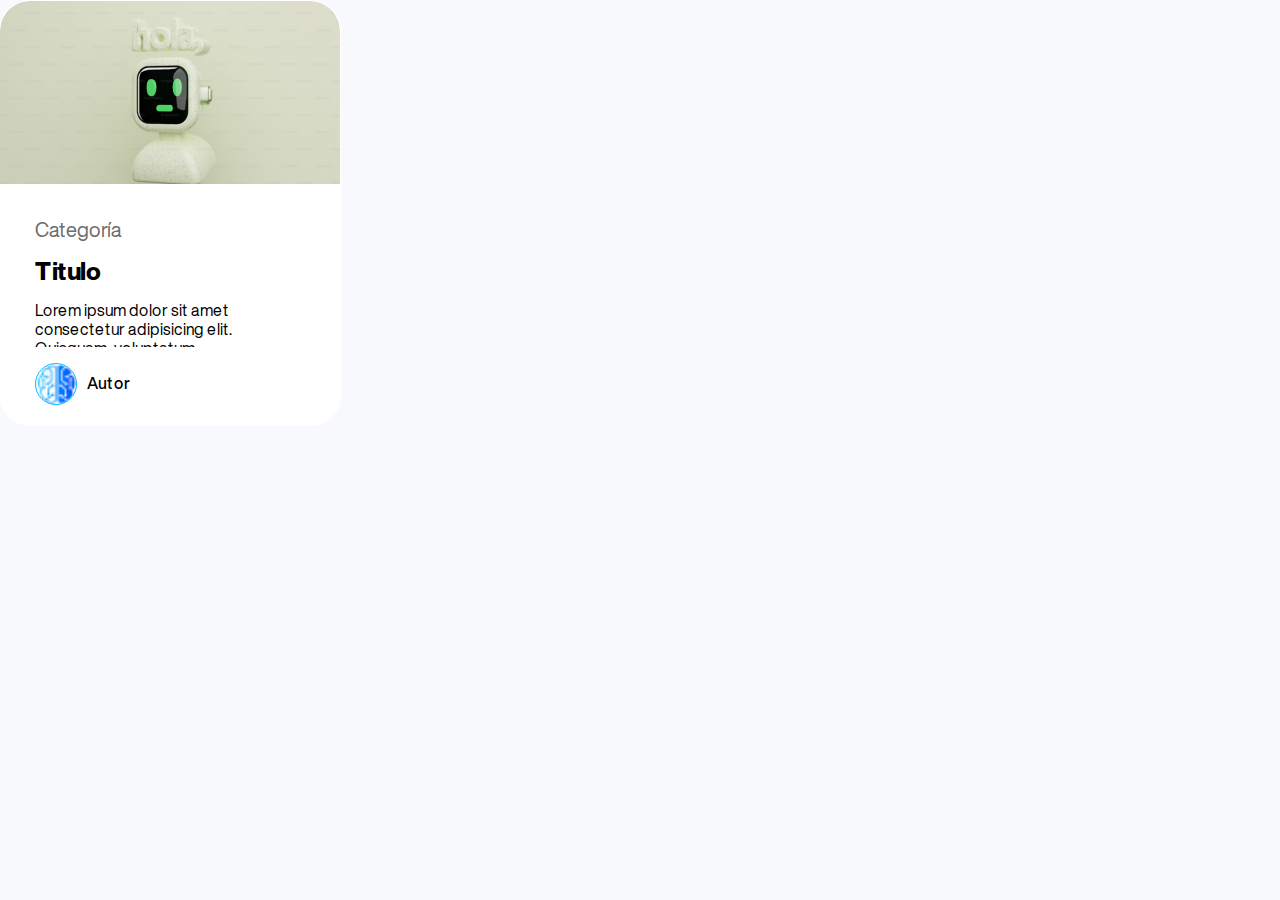
<file: components/blog-card.html>
<!DOCTYPE html>
<html lang="en">
    <head>
        <meta charset="UTF-8" />
        <meta name="viewport" content="width=device-width, initial-scale=1.0" />
        <link rel="stylesheet" href="../styles/navbar.css" />
        <link rel="stylesheet" href="../styles/globals.css" />
        <link
            rel="shortcut icon"
            href="../assets/img/favicon.png"
            type="image/x-icon"
        />
        <link
            rel="stylesheet"
            href="../assets/fonts/HelveticaNowDisplay/font.css"
        />
        <link rel="stylesheet" href="../styles/hero.css" />
        <link rel="stylesheet" href="../styles/blog-card.css" />
        <title>Component: Blog Card</title>
    </head>
    <body>
        <div class="blog_card">
            <a href="/blog/dummy">
                <div class="blog_card_image_container">
                    <img
                        src="../assets/img/blogs/blogpost_dummy.png"
                        alt="Blog post cover"
                        class="blog_card_image"
                    />
                </div>
                <div class="blog_card_content">
                    <h5 class="blog_card_category">Categoría</h5>
                    <h3 class="blog_card_title">Titulo</h3>
                    <p class="blog_card_description">
                        Lorem ipsum dolor sit amet consectetur adipisicing elit.
                        Quisquam, voluptatum.
                    </p>
                    <div class="blog_card_author">
                        <img
                            src="../assets/img/logos/siafi-icon.png"
                            alt="Autor pf"
                        />
                        <p>Autor</p>
                    </div>
                </div>
            </a>
        </div>
    </body>
</html>
</file>
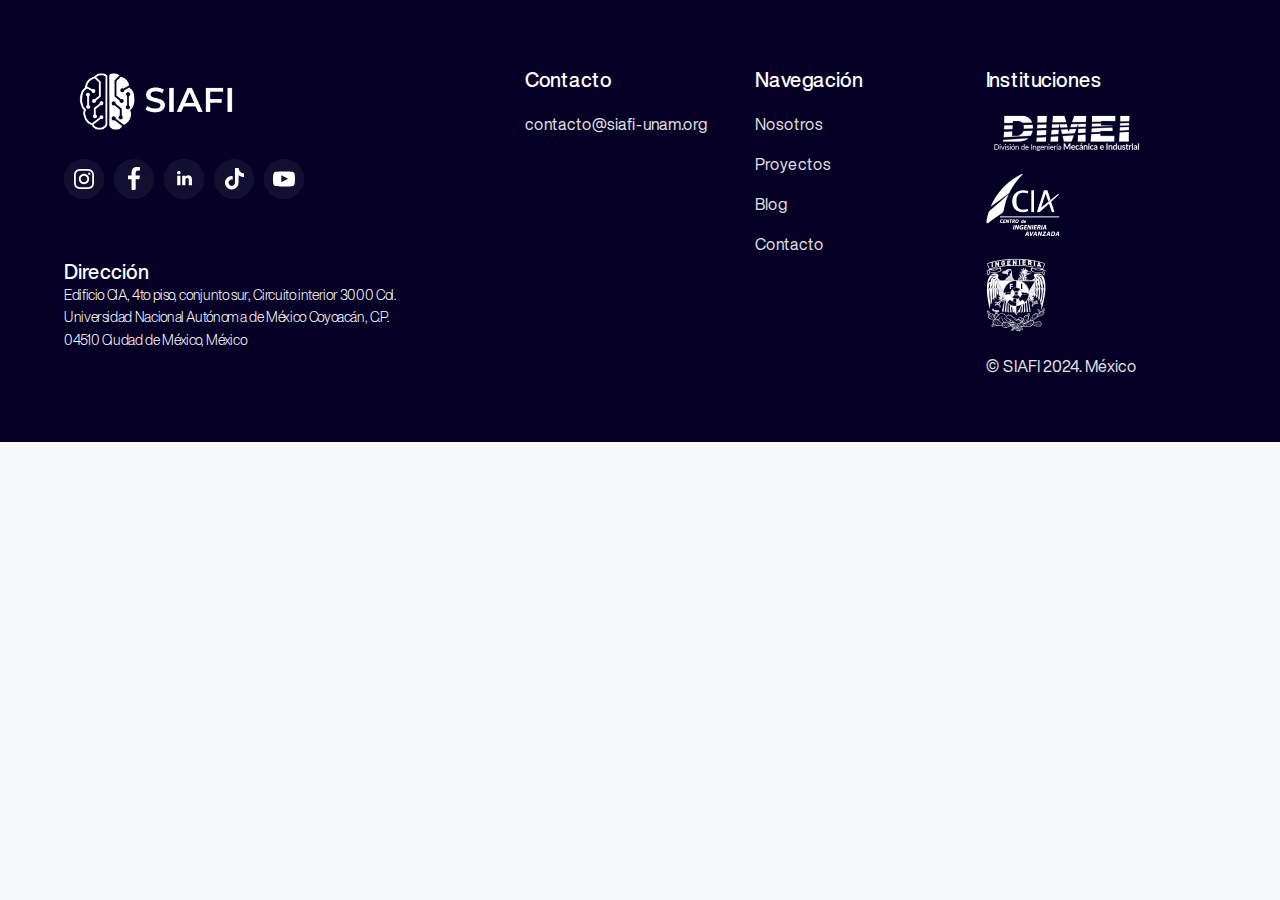
<file: components/footer.html>
<!DOCTYPE html>
<html lang="en">
    <head>
        <meta charset="UTF-8" />
        <meta name="viewport" content="width=device-width, initial-scale=1.0" />
        <link rel="stylesheet" href="../styles/navbar.css" />
        <link rel="stylesheet" href="../styles/globals.css" />
        <link rel="stylesheet" href="../styles/footer.css" />
        <link
            rel="shortcut icon"
            href="../assets/img/favicon.png"
            type="image/x-icon"
        />
        <link
            rel="stylesheet"
            href="../assets/fonts/HelveticaNowDisplay/font.css"
        />
        <link rel="stylesheet" href="../styles/hero.css" />
        <link rel="stylesheet" href="../styles/blog-card.css" />
        <title>Component: Footer</title>
    </head>
    <body>
        <footer>
            <div class="footer_content">
                <!-- First column -->
                <div>
                    <a href="/">
                        <img
                            src="../assets/img/logos/siafi-logo-white.png"
                            alt="SIAFI logo white"
                            class="footer_logo"
                        />
                    </a>
                    <!-- Social media links -->
                    <div class="footer_socials">
                        <a
                            href="https://www.instagram.com/unam.siafi/"
                            target="_blank"
                        >
                            <img
                                src="../assets/img/footer/instagram-bubble.svg"
                                alt="Instagram"
                            />
                        </a>
                        <a
                            href="https://www.facebook.com/UNAM.SIAFI"
                            target="_blank"
                        >
                            <img
                                src="../assets/img/footer/facebook-bubble.svg"
                                alt="Facebook"
                            />
                        </a>
                        <a
                            href="https://www.linkedin.com/company/siafiunam/"
                            target="_blank"
                        >
                            <img
                                src="../assets/img/footer/linkedin-bubble.svg"
                                alt="LinkedIn"
                            />
                        </a>
                        <a
                            href="https://www.tiktok.com/@unam.siafi"
                            target="_blank"
                        >
                            <img
                                src="../assets/img/footer/tiktok-logo.svg"
                                alt="TikTok"
                            />
                        </a>
                        <a
                            href="https://www.youtube.com/c/SIAFIUNAM"
                            target="_blank"
                        >
                            <img
                                src="../assets/img/footer/youtube-bubble.svg"
                                alt="TikTok"
                            />
                        </a>
                    </div>
                    <div class="footer_direction">
                        <h4>Dirección</h4>
                        <p>
                            Edificio CIA, 4to piso, conjunto sur, Circuito
                            interior 3000 Col. Universidad Nacional Autónoma de
                            México Coyoacán, C.P. 04510 Ciudad de México, México
                        </p>
                    </div>
                </div>
                <!-- Second Column -->
                <div></div>
                <!-- Third Column -->
                <div class="footer_links_list">
                    <h4>Contacto</h4>
                    <ul>
                        <li>
                            <a href="mailto:contacto@siafi-unam.org"
                                >contacto@siafi-unam.org</a
                            >
                        </li>
                    </ul>
                </div>
                <!-- Fourth Column -->
                <div class="footer_links_list">
                    <h4>Navegación</h4>
                    <ul>
                        <li><a href="/#nosotros">Nosotros</a></li>
                        <li><a href="/proyectos/">Proyectos</a></li>
                        <!-- <li><a href="/eventos/">Eventos</a></li> -->
                        <li><a href="/blog/">Blog</a></li>
                        <li><a href="/contacto/">Contacto</a></li>
                    </ul>
                </div>
                <!-- Fifth Column -->
                <div class="footer_links_list footer_logos">
                    <h4>Instituciones</h4>
                    <ul>
                        <li>
                            <a
                                href="https://www.ingenieria.unam.mx/dimei/"
                                target="_blank"
                                ><img
                                    src="../assets/img/logos/dimei-logo.png"
                                    alt="DIMEI"
                            /></a>
                        </li>
                        <li>
                            <a
                                href="https://www.ingenieria.unam.mx/cia/"
                                target="_blank"
                                ><img
                                    src="../assets/img/logos/cia-logo.png"
                                    alt="CIA"
                            /></a>
                        </li>
                        <li>
                            <a
                                href="https://www.ingenieria.unam.mx/"
                                target="_blank"
                                ><img
                                    src="../assets/img/logos/fi-logo.png"
                                    alt="Facultad de Ingeniería"
                            /></a>
                        </li>
                        <li>© SIAFI 2024. México</li>
                    </ul>
                </div>
            </div>
        </footer>
    </body>
</html>
</file>
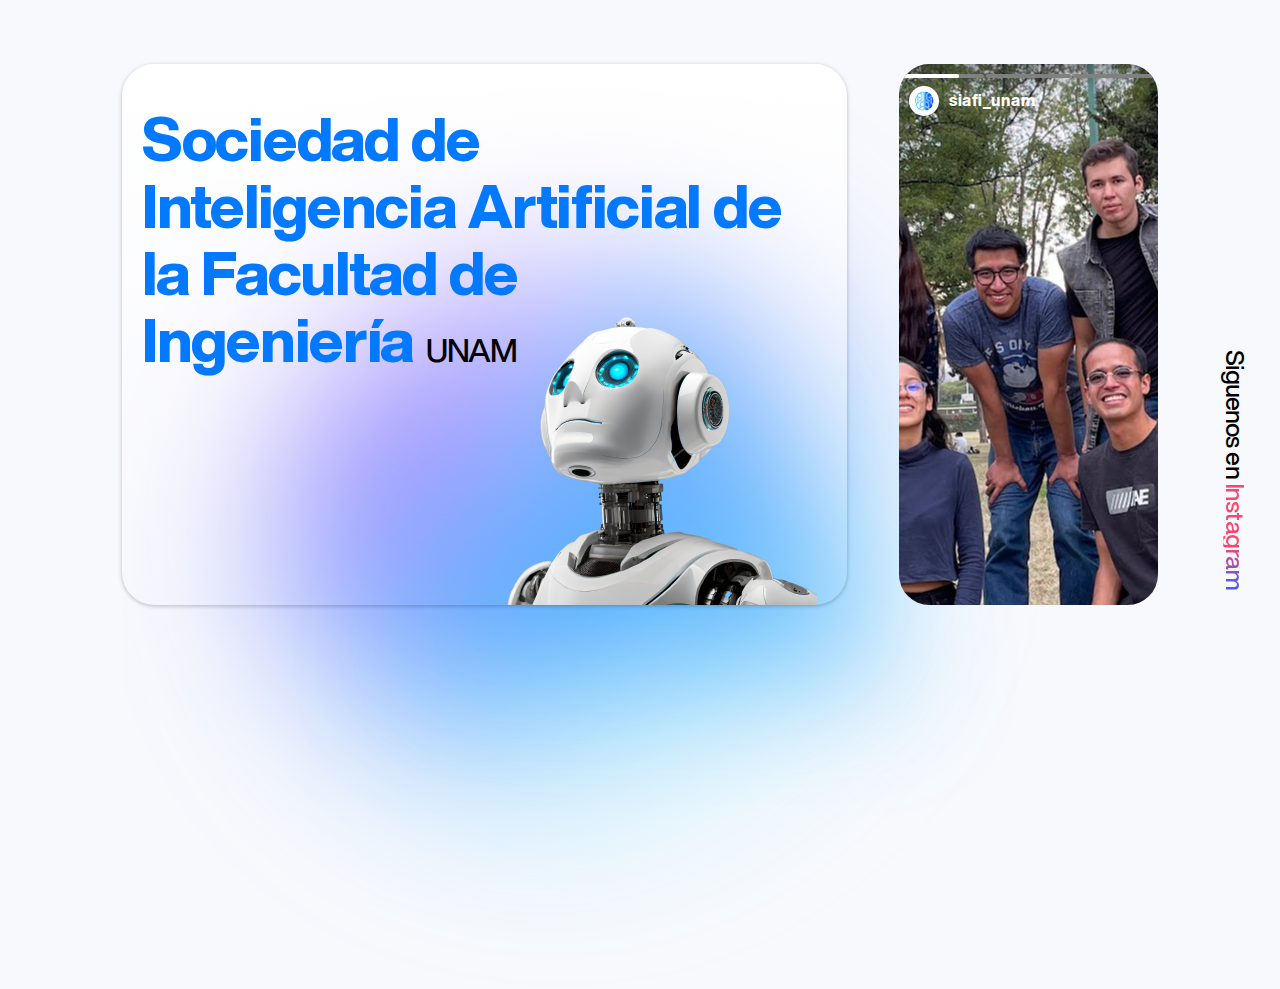
<file: components/hero.html>
<!DOCTYPE html>
<html lang="en">
    <head>
        <meta charset="UTF-8" />
        <meta name="viewport" content="width=device-width, initial-scale=1.0" />
        <link rel="stylesheet" href="../styles/navbar.css" />
        <link rel="stylesheet" href="../styles/globals.css" />
        <link
            rel="shortcut icon"
            href="../assets/img/favicon.png"
            type="image/x-icon"
        />
        <link
            rel="stylesheet"
            href="../assets/fonts/HelveticaNowDisplay/font.css"
        />
        <link rel="stylesheet" href="../styles/hero.css" />
        <title>Component: Hero</title>
    </head>
    <body>
        <header class="hero_container">
            <img
                src="../assets/img/hero/background-figure.svg"
                class="hero_background_figure"
                alt="background-figure"
            />
            <div class="hero_card_title">
                <h1>
                    Sociedad de Inteligencia Artificial de la Facultad de
                    Ingeniería <span>UNAM</span>
                </h1>
                <img
                    src="../assets/img/hero/robot-blanco.png"
                    alt="White robot"
                />
            </div>
            <div></div>
            <div class="hero_card_ig_histories">
                <div class="ig_progress_shade"></div>
                <div class="hero_card_ig_histories_top_ui">
                    <div class="ig_progress">
                        <div class="progress_bar">
                            <div class="progress_bar_fill"></div>
                        </div>
                        <div class="progress_bar"></div>
                        <div class="progress_bar"></div>
                    </div>
                    <!-- Username -->
                    <div class="ig_username">
                        <img
                            src="../assets/img/logos/siafi-icon.png"
                            alt="Instagram logo"
                        />
                        <p>siafi_unam</p>
                    </div>
                </div>
            </div>
            <p class="follow_us_instagram">
                Siguenos en
                <a href="https://www.instagram.com/unam.siafi/" target="_blank"
                    >Instagram</a
                >
            </p>
        </header>
    </body>
</html>
</file>
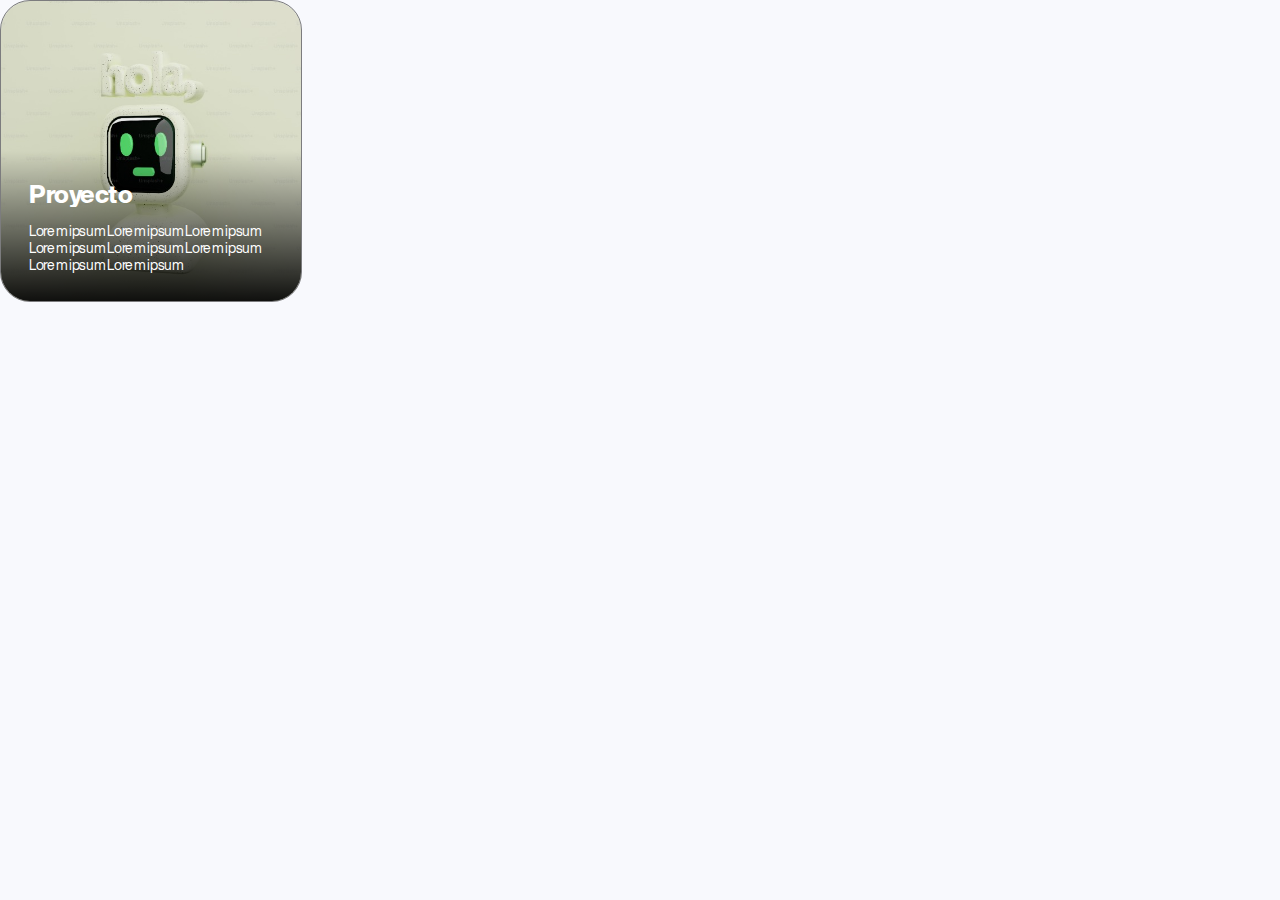
<file: components/project-card.html>
<!DOCTYPE html>
<html lang="en">
    <head>
        <meta charset="UTF-8" />
        <meta name="viewport" content="width=device-width, initial-scale=1.0" />
        <link rel="stylesheet" href="../styles/navbar.css" />
        <link rel="stylesheet" href="../styles/globals.css" />
        <link rel="stylesheet" href="../styles/project-card.css" />
        <link
            rel="shortcut icon"
            href="../assets/img/favicon.png"
            type="image/x-icon"
        />
        <link
            rel="stylesheet"
            href="../assets/fonts/HelveticaNowDisplay/font.css"
        />
        <link rel="stylesheet" href="../styles/hero.css" />
        <link rel="stylesheet" href="../styles/blog-card.css" />
        <title>Component: Blog Card</title>
    </head>
    <body>
        <div class="project_card">
            <div class="project_card_shade"></div>
            <img
                src="../assets/img/blogs/blog-dummy-robot.jpeg"
                alt="Cover image"
                class="project_card_cover_image"
            />
            <div class="project_card_info">
                <h4>Proyecto</h4>
                <p>
                    Lorem ipsum Lorem ipsum Lorem ipsum Lorem ipsum Lorem ipsum
                    Lorem ipsum Lorem ipsum Lorem ipsum
                </p>
            </div>
        </div>
    </body>
</html>
</file>
<file: styles/navbar.css>
.navbar_container {
    display: flex;
    justify-content: space-between;
    padding: 0 32px;
    align-items: center;
    background: linear-gradient(
        140deg,
        rgba(255, 255, 255, 0.04) 22.28%,
        rgba(255, 255, 255, 0) 76.87%
    );
    backdrop-filter: blur(12.5px);
}

.navbar_links {
    display: flex;
    justify-content: space-between;
    align-items: center;
    list-style: none;
    gap: 60px;
}

.navbar_links a {
    text-decoration: none;
    color: #000;
    text-align: center;
    font-size: 18px;
    font-style: normal;
    font-weight: 500;
    line-height: 160%;
    letter-spacing: -0.36px;
}

.navbar_links a:hover {
    color: var(--Azul-SIAFI, #07f);
    text-decoration: underline;
    transition: all 0.2s ease-in-out;
}

.navbar_links a.active {
    color: var(--Azul-SIAFI, #07f);
    text-decoration: underline;
}
</file>
<file: styles/hero.css>
.hero_container {
    display: grid;
    grid-template-columns: 70% 5% 25%;
    margin: 64px 122px;
    min-height: 541px;
    max-height: 541px;
    z-index: 2;
}

.hero_container .hero_card_title,
.hero_container .hero_card_ig_histories {
    height: 100%;
    width: 100%;
}

.hero_card_title {
    position: relative;
    border-radius: 32.46px;
    background: linear-gradient(180deg, #fff 0%, rgba(255, 255, 255, 0) 100%);
    box-shadow: 0px 1px 4px 0px rgba(0, 0, 0, 0.25);
}

.hero_card_title h1 {
    position: absolute;
    color: #0279ff;
    font-size: 60.92px;
    font-style: normal;
    font-weight: 600;
    line-height: 110%;
    letter-spacing: -1.298px;
    width: 90%;
    left: 20px;
}

.hero_card_title span {
    color: #000;
    font-size: 32.46px;
    font-style: normal;
    font-weight: 500;
    line-height: 110%;
    letter-spacing: -0.649px;
}

.hero_card_title img {
    position: absolute;
    right: 30px;
    bottom: 0.5px;
    /* width: 100%; */
    /* height: 100%; */
    /* object-fit: cover; */
    /* border-radius: 32.46px; */
}
.hero_background_figure {
    position: absolute;
    z-index: -1;
}

.hero_card_ig_histories {
    position: relative;
    display: flex;
    border-radius: 30.431px;
    background: var(--Negro, #000);
    overflow: hidden;
}

.hero_card_ig_histories_top_ui {
    position: absolute;
    top: 10px;
    width: 100%;
}

.ig_progress {
    /* display: flex; */
    gap: 1.59px;
    display: grid;
    grid-template-columns: 1fr 1fr 1fr;
    z-index: 2;
}

.ig_progress .progress_bar {
    width: 100%;
    height: 3.967px;
    border-radius: 1.851px;
    background: #808080;
}

.ig_progress .progress_bar .progress_bar_fill {
    border-radius: 1.851px;
    background: #fff;
    width: 70%;
    height: 3.808px;
}

.hero_card_ig_histories_top_ui .ig_username {
    color: white;
    display: flex;
    font-weight: 700;
    align-items: center;
    gap: 10px;
    padding-left: 10px;
    margin-top: 0.5rem;
}

.ig_username img {
    width: 20px;
    height: 20px;
    background: white;
    border-radius: 100%;
    padding: 5px;
}

.hero_card_ig_histories {
    background: url("../assets/img/hero/siafi-islas.jpg");
    background-position: center;
}

.ig_progress_shade {
    position: absolute;
    height: 25px;
    width: 100%;
    border-radius: 0px 0px 30px 30px;
    background: linear-gradient(
        0deg,
        rgba(255, 255, 255, 0) 0%,
        rgba(0, 0, 0, 0.3) 100%
    );
    z-index: 0;
}

.follow_us_instagram {
    position: absolute;
    right: -75px;
    top: 50%;
    transform: rotate(90deg);
    color: var(--Negro, #000);
    font-size: 25px;
    font-style: normal;
    font-weight: 500;
    line-height: 160%; /* 40px */
    letter-spacing: -0.5px;
}

.follow_us_instagram a {
    background: linear-gradient(90deg, #fc466b 56.01%, #3f5efb 99.82%);
    background-clip: text;
    -webkit-background-clip: text;
    -webkit-text-fill-color: transparent;
    font-size: 25px;
    font-style: normal;
    font-weight: 500;
    line-height: 160%;
    letter-spacing: -0.5px;
    text-decoration-line: underline;
}
</file>
<file: styles/blog-card.css>
.blog_card {
    display: flex;
    width: 340px;
    height: 425px;
    padding: 1px 1px 0px 0px;
    flex-direction: column;
    align-items: flex-start;
    flex-shrink: 0;
    border-radius: 30px;
    background: #fff;
    overflow: hidden;
}

.blog_card a {
    text-decoration: none;
    color: #000;
}

.blog_card_image_container {
    width: 100%;
    height: 200px;
    overflow: hidden;
    border-radius: 30px 30px 0px 0px;
}

.blog_card_image {
    width: 100%;
    object-fit: cover;
    /* border-radius: 30px 30px 0px 0px; */
}

.blog_card_content {
    display: flex;
    flex-direction: column;
    gap: 1rem;
    padding: 18px 35px;
}

.blog_card_content .blog_card_category {
    display: -webkit-box;
    -webkit-box-orient: vertical;
    -webkit-line-clamp: 1;
    align-self: stretch;
    overflow: hidden;
    color: #6d6d6d;
    text-overflow: ellipsis;
    font-size: 20px;
    font-style: normal;
    font-weight: 400;
    line-height: 110%; /* 22px */
    letter-spacing: -0.4px;
}

.blog_card_title {
    overflow: hidden;
    color: var(--Negro, #000);
    text-overflow: ellipsis;
    font-size: 25px;
    font-style: normal;
    font-weight: 600;
    line-height: 110%; /* 27.5px */
    letter-spacing: -0.5px;
}

.blog_card_description {
    height: 46px;
    text-overflow: ellipsis;
    overflow: hidden;
}

.blog_card_author {
    color: black;
    display: flex;
    font-weight: 500;
    align-items: center;
    gap: 10px;
}

.blog_card_author img {
    border: 1px solid #00baff;
    width: 40px;
    height: 40px;
    object-fit: cover;
    background: white;
    border-radius: 100%;
}
</file>
<file: styles/globals.css>
* {
    font-family: "HelveticaNowDisplay", Helvetica;
}

body {
    background: #f8f9fd;
    margin: 0;
}

h2 {
    color: var(--Negro, #000);

    /* Titulo sección */
    font-size: 40px;
    font-style: normal;
    font-weight: 700;
    line-height: 110%; /* 44px */
    letter-spacing: -0.8px;
}

section {
    margin: 64px 122px;
}

h3,
h2,
h4,
h5,
h6,
p {
    margin: 0;
}
</file>
<file: styles/team-member.css>
.photo_container {
    display: flex;
    width: 250px;
    height: 320px;
    flex-direction: column;
    justify-content: flex-start;
    align-items: center;
    flex-shrink: 0;
    background: #fff;
    padding: 14px;
    gap: 10px;
}

.photo_container img {
    object-fit: cover;
}

.photo_container h6 {
    color: var(--Negro, #000);
    font-size: 16px;
    font-style: normal;
    font-weight: 700;
    line-height: 110%; /* 16.5px */
    letter-spacing: -0.3px;
    align-self: stretch;
}

.photo_container p {
    color: #6d6d6d;
    align-self: stretch;
    font-size: 15px;
    font-style: normal;
    font-weight: 700;
    line-height: 110%; /* 16.5px */
    letter-spacing: -0.3px;
}
.photo_container img {
    width: 100%;
}
</file>
<file: styles/footer.css>
footer {
    margin: 0;
    display: flex;
    width: 100%;
    flex-direction: column;
    align-items: flex-start;
    gap: 10px;
    background: #060026;
}

.footer_content {
    display: grid;
    grid-template-columns: 1.5fr 0.5fr 1fr 1fr 1fr;
    padding: 64px;
}

.footer_logo {
    width: 184.322px;
    height: 75px;
}

.footer_socials {
    display: flex;
    /* flex-direction: column; */
    gap: 10px;
    margin-top: 1rem;
}

.footer_socials a {
    display: flex;
    width: 40px;
    height: 40px;
    /* padding: 9px 10.023px 9.529px 11px; */
    justify-content: center;
    align-items: center;
    border-radius: 100%;
    background: #130f30;
}

.footer_direction h4 {
    color: #fff;
    font-size: 20px;
    font-style: normal;
    font-weight: 500;
    line-height: normal;
}

.footer_direction p {
    color: #fff;
    font-size: 14px;
    font-weight: 300;
    line-height: 160%; /* 28.8px */
    letter-spacing: -0.36px;
}

.footer_direction {
    margin-top: 60px;
}

.footer_links_list h4 {
    color: var(--base-white, #fff);
    font-size: 20px;
    font-style: normal;
    font-weight: 500;
    line-height: 32px; /* 160% */
    letter-spacing: -0.16px;
}

.footer_links_list ul {
    list-style: none;
    margin: 0;
    padding: 0;
}

.footer_links_list li {
    margin-top: 1rem;
    list-style: none;
    color: #e0e0e0;
    font-size: 16px;
    font-style: normal;
    text-decoration: none;
    line-height: 24px; /* 150% */
}

.footer_links_list li a {
    list-style: none;
    color: #e0e0e0;
    font-size: 16px;
    font-style: normal;
    text-decoration: none;
    line-height: 24px; /* 150% */
}

.footer_links_list li a:hover {
    color: var(--Azul-SIAFI, #07f);
    text-decoration: underline;
    transition: all 0.2s ease-in-out;
}
</file>
<file: assets/fonts/HelveticaNowDisplay/font.css>
@font-face {
    font-family: 'HelveticaNowDisplay';
    src: url('HelveticaNowDisplay-Bold.woff2') format('woff2'),
        url('HelveticaNowDisplay-Bold.woff') format('woff');
    font-weight: bold;
    font-style: normal;
    font-display: swap;
}

@font-face {
    font-family: 'HelveticaNowDisplay';
    src: url('HelveticaNowDisplay-Black.woff2') format('woff2'),
        url('HelveticaNowDisplay-Black.woff') format('woff');
    font-weight: 900;
    font-style: normal;
    font-display: swap;
}

@font-face {
    font-family: 'HelveticaNowDisplay';
    src: url('HelveticaNowDisplay-BlackIta.woff2') format('woff2'),
        url('HelveticaNowDisplay-BlackIta.woff') format('woff');
    font-weight: 900;
    font-style: italic;
    font-display: swap;
}

@font-face {
    font-family: 'HelveticaNowDisplay ExtraBlack';
    src: url('HelveticaNowDisplay-ExtBlk.woff2') format('woff2'),
        url('HelveticaNowDisplay-ExtBlk.woff') format('woff');
    font-weight: 900;
    font-style: normal;
    font-display: swap;
}

@font-face {
    font-family: 'HelveticaNowDisplay';
    src: url('HelveticaNowDisplay-ExtBdIta.woff2') format('woff2'),
        url('HelveticaNowDisplay-ExtBdIta.woff') format('woff');
    font-weight: 900;
    font-style: italic;
    font-display: swap;
}

@font-face {
    font-family: 'HelveticaNowDisplay ExtraBlack';
    src: url('HelveticaNowDisplay-ExtBlkIta.woff2') format('woff2'),
        url('HelveticaNowDisplay-ExtBlkIta.woff') format('woff');
    font-weight: 900;
    font-style: italic;
    font-display: swap;
}

@font-face {
    font-family: 'HelveticaNowDisplay';
    src: url('HelveticaNowDisplay-BoldIta.woff2') format('woff2'),
        url('HelveticaNowDisplay-BoldIta.woff') format('woff');
    font-weight: bold;
    font-style: italic;
    font-display: swap;
}

@font-face {
    font-family: 'HelveticaNowDisplay';
    src: url('HelveticaNowDisplay-ExtraBold.woff2') format('woff2'),
        url('HelveticaNowDisplay-ExtraBold.woff') format('woff');
    font-weight: bold;
    font-style: normal;
    font-display: swap;
}

@font-face {
    font-family: 'HelveticaNowDisplay Hairline';
    src: url('HelveticaNowDisplay-Hairline.woff2') format('woff2'),
        url('HelveticaNowDisplay-Hairline.woff') format('woff');
    font-weight: 300;
    font-style: normal;
    font-display: swap;
}

@font-face {
    font-family: 'HelveticaNowDisplay';
    src: url('HelveticaNowDisplay-ExtLtIta.woff2') format('woff2'),
        url('HelveticaNowDisplay-ExtLtIta.woff') format('woff');
    font-weight: 300;
    font-style: italic;
    font-display: swap;
}

@font-face {
    font-family: 'HelveticaNowDisplay Hairline';
    src: url('HelveticaNowDisplay-HairlineI.woff2') format('woff2'),
        url('HelveticaNowDisplay-HairlineI.woff') format('woff');
    font-weight: 300;
    font-style: italic;
    font-display: swap;
}

@font-face {
    font-family: 'HelveticaNowDisplay';
    src: url('HelveticaNowDisplay-ExtLt.woff2') format('woff2'),
        url('HelveticaNowDisplay-ExtLt.woff') format('woff');
    font-weight: 300;
    font-style: normal;
    font-display: swap;
}

@font-face {
    font-family: 'HelveticaNowDisplay';
    src: url('HelveticaNowDisplay-Light.woff2') format('woff2'),
        url('HelveticaNowDisplay-Light.woff') format('woff');
    font-weight: 300;
    font-style: normal;
    font-display: swap;
}

@font-face {
    font-family: 'HelveticaNowDisplay';
    src: url('HelveticaNowDisplay-RegIta.woff2') format('woff2'),
        url('HelveticaNowDisplay-RegIta.woff') format('woff');
    font-weight: normal;
    font-style: italic;
    font-display: swap;
}

@font-face {
    font-family: 'HelveticaNowDisplay';
    src: url('HelveticaNowDisplay-Medium.woff2') format('woff2'),
        url('HelveticaNowDisplay-Medium.woff') format('woff');
    font-weight: 500;
    font-style: normal;
    font-display: swap;
}

@font-face {
    font-family: 'HelveticaNowDisplay';
    src: url('HelveticaNowDisplay-MedIta.woff2') format('woff2'),
        url('HelveticaNowDisplay-MedIta.woff') format('woff');
    font-weight: 500;
    font-style: italic;
    font-display: swap;
}

@font-face {
    font-family: 'HelveticaNowDisplay';
    src: url('HelveticaNowDisplay-LightIta.woff2') format('woff2'),
        url('HelveticaNowDisplay-LightIta.woff') format('woff');
    font-weight: 300;
    font-style: italic;
    font-display: swap;
}

@font-face {
    font-family: 'HelveticaNowDisplay';
    src: url('HelveticaNowDisplay-ThinIta.woff2') format('woff2'),
        url('HelveticaNowDisplay-ThinIta.woff') format('woff');
    font-weight: 100;
    font-style: italic;
    font-display: swap;
}

@font-face {
    font-family: 'HelveticaNowDisplay';
    src: url('HelveticaNowDisplay-Regular.woff2') format('woff2'),
        url('HelveticaNowDisplay-Regular.woff') format('woff');
    font-weight: normal;
    font-style: normal;
    font-display: swap;
}

@font-face {
    font-family: 'HelveticaNowDisplay';
    src: url('HelveticaNowDisplay-Thin.woff2') format('woff2'),
        url('HelveticaNowDisplay-Thin.woff') format('woff');
    font-weight: 100;
    font-style: normal;
    font-display: swap;
}
</file>
<file: styles/project-card.css>
.project_card {
    display: flex;
    flex-direction: column;
    justify-content: flex-end;
    position: relative;
    width: 300px;
    height: 300px;
    flex-shrink: 0;
    border-radius: 30px;
    border: 1px solid rgba(0, 0, 0, 0.5);
    /* background: url("../assets/img/proyectos/walle.jpeg"); */
    background-size: cover;
    background-position: center;
    overflow: hidden;
    cursor: grab;
}

.project_card_shade {
    position: absolute;
    bottom: 0;
    width: 300px;
    height: 150px;
    flex-shrink: 0;
    background: linear-gradient(
        180deg,
        rgba(0, 0, 0, 0) 0%,
        rgba(0, 0, 0, 0.92) 100%
    );
}

.project_card_info {
    z-index: 10;
    padding: 28px;
    color: white;
}

.project_card_info h4 {
    overflow: hidden;
    color: #fff;
    text-overflow: ellipsis;
    font-size: 25px;
    font-style: normal;
    font-weight: 700;
    line-height: 110%; /* 27.5px */
    letter-spacing: -0.5px;
}

.project_card_info p {
    overflow: hidden;
    margin-top: 1rem;
    color: #fff;
    max-width: 100%;
    height: 50px;
    max-height: 50px;
    text-overflow: ellipsis;
    font-size: 14px;
    font-style: normal;
    font-weight: 400;
    line-height: 120%; /* 17.6px */
    letter-spacing: -0.32px;
}

.project_card_cover_image {
    position: absolute;
    top: 0;
    width: 300px;
    height: 300px;
    flex-shrink: 0;
    background-size: cover;
    background-position: center;
    object-fit: cover;
    overflow: hidden;
    cursor: grab;
    z-index: -1;
}
</file>
<file: styles/projects-carrousel.css>
.slider {
    width: 100%;
    height: 100%;
    display: flex;
    gap: 2rem;
    overflow: hidden;
    position: relative;
    transition: transform 0.5s ease-in-out; /* Added transition property */
}
</file>
